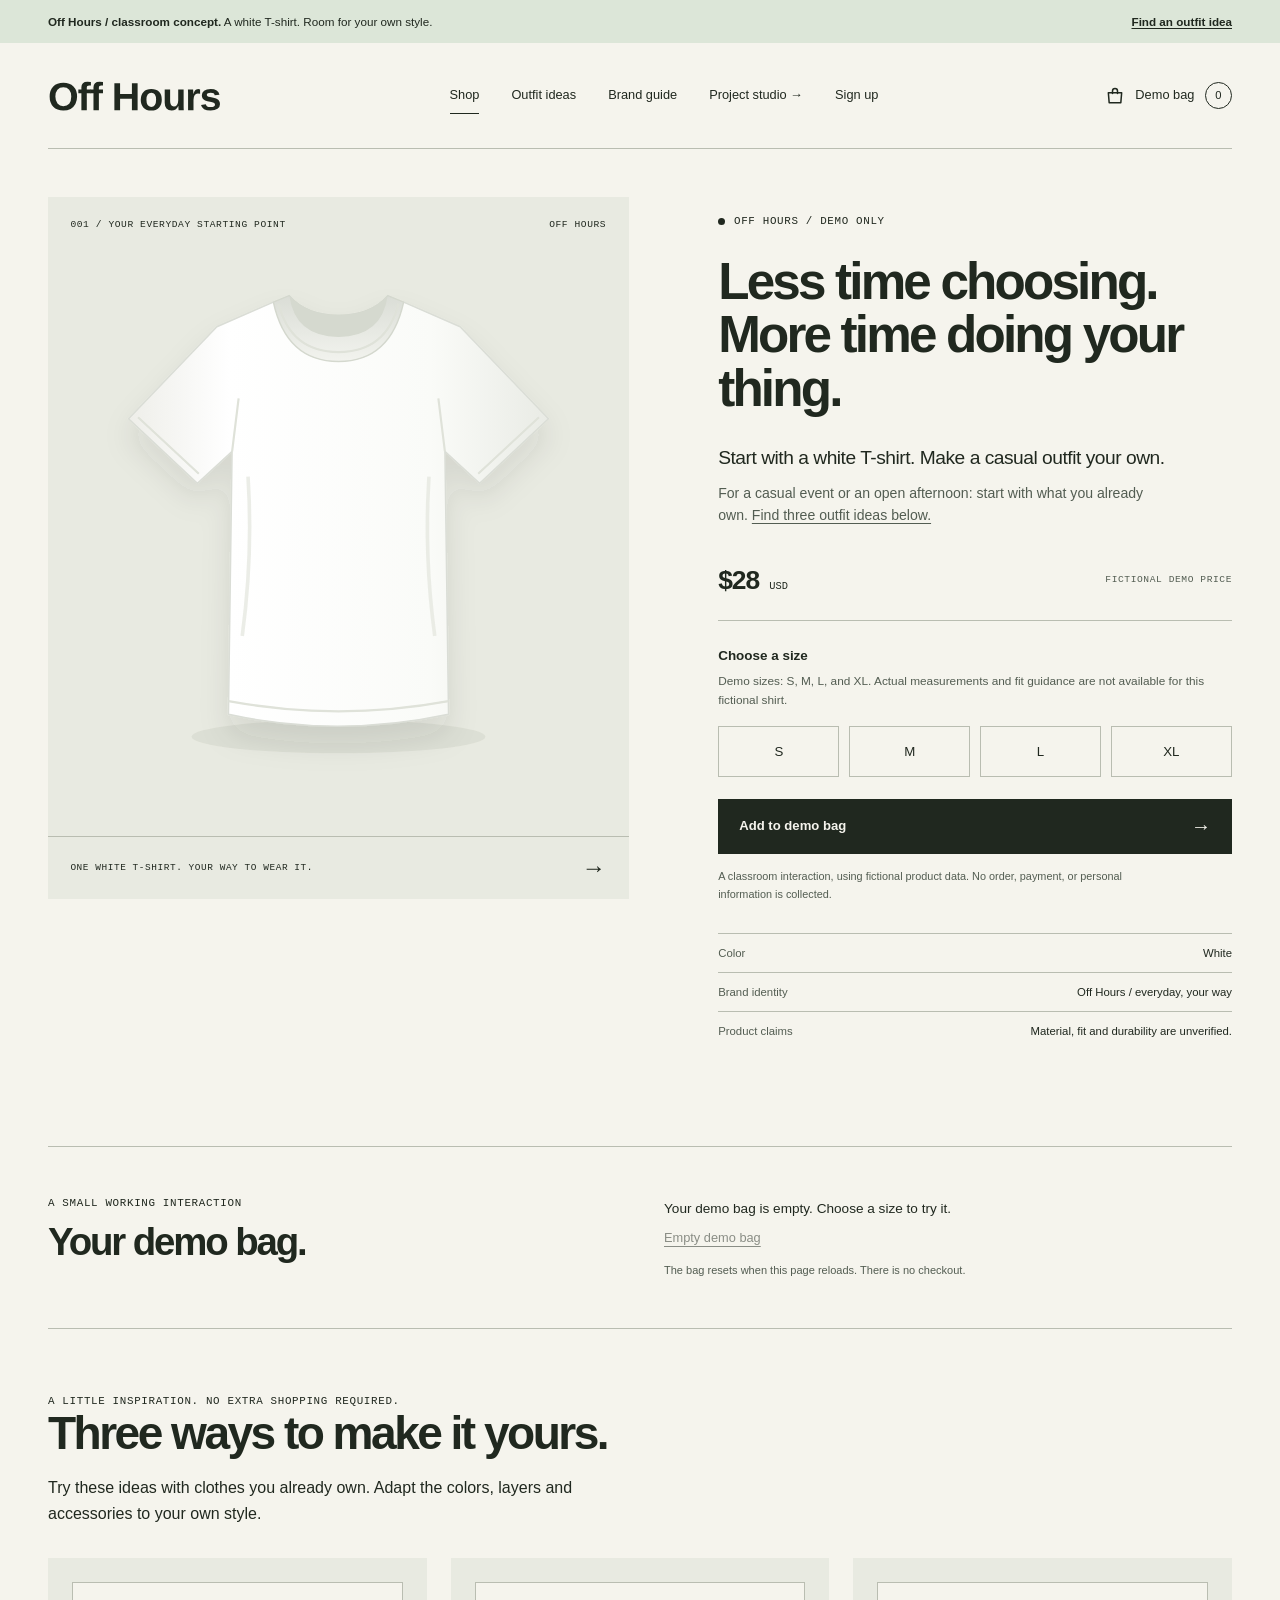
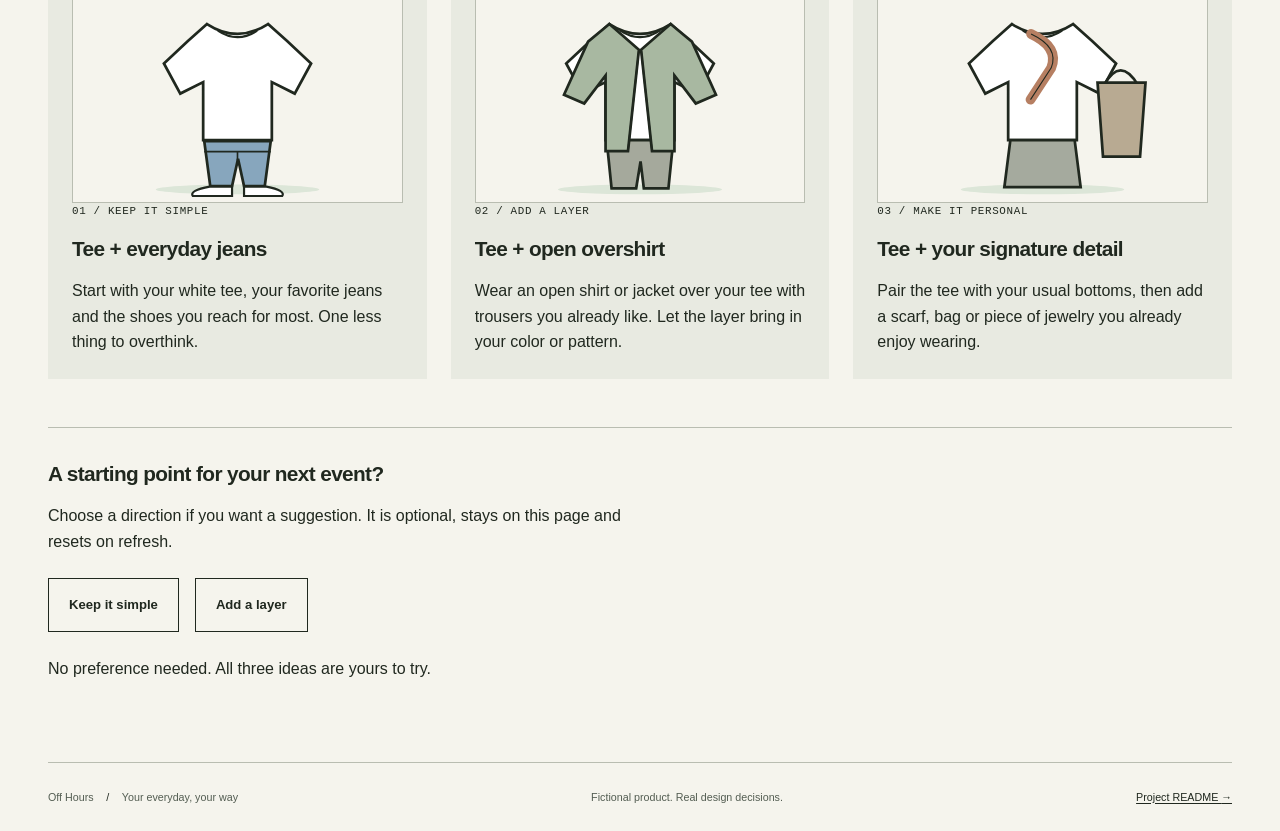
<file: public/index.html>
<!doctype html>
<html lang="en">
  <head>
    <meta charset="utf-8" />
    <meta name="viewport" content="width=device-width, initial-scale=1" />
    <meta
      name="description"
      content="Off Hours: casual outfit inspiration for young creatives. Less time choosing. More time doing your thing."
    />
    <title>Off Hours — casual fits, your own pace</title>
    <link rel="icon" href="data:," />
    <link rel="stylesheet" href="styles.css" />
    <script src="shop.js" defer></script>
  </head>
  <body>
    <a class="skip-link" href="#main">Skip to content</a>
    <aside class="starter-notice" aria-label="Demo information">
      <span
        ><strong>Off Hours / classroom concept.</strong> A white T-shirt. Room
        for your own style.</span
      ><a href="#outfit-ideas">Find an outfit idea</a>
    </aside>
    <header class="site-header wrap">
      <a
        class="brand-link"
        href="index.html"
        aria-label="Off Hours storefront home"
        ><img
          class="wordmark"
          src="assets/off-hours-wordmark.svg"
          alt="Off Hours wordmark"
          width="175"
          height="48"
      /></a>
      <nav class="main-nav" aria-label="Main navigation">
        <a class="nav-link" href="index.html" aria-current="page">Shop</a>
        <a class="nav-link" href="index.html#outfit-ideas">Outfit ideas</a>
        <a class="nav-link" href="styleguide.html">Brand guide</a>
        <a class="nav-link" href="studio.html"
          >Project studio <span aria-hidden="true">→</span></a
        >
        <a class="nav-link" href="signup.html">Sign up</a>
      </nav>
      <a class="bag-link" href="#demo-bag" aria-label="View demo bag">
        <svg
          class="bag-icon"
          viewBox="0 0 24 24"
          width="20"
          height="20"
          fill="none"
          stroke="currentColor"
          stroke-width="1.8"
          stroke-linecap="round"
          stroke-linejoin="round"
          aria-hidden="true"
          focusable="false"
        >
          <path d="M4 8h16l-1 12H5L4 8Z" />
          <path d="M9 9V6a3 3 0 0 1 6 0v3" />
        </svg>
        <span>Demo bag</span>
        <span id="bag-count" class="bag-count">0</span>
      </a>
    </header>

    <main id="main">
      <section class="product-section wrap" aria-labelledby="product-title">
        <div class="product-visual">
          <div class="visual-label">
            <span>001 / Your everyday starting point</span
            ><span>Off Hours</span>
          </div>
          <img
            class="shirt-image"
            src="assets/white-shirt.svg"
            alt="Plain white, unbranded short-sleeved T-shirt"
            width="800"
            height="880"
            fetchpriority="high"
          />
          <div class="image-caption">
            <span>One white T-shirt. Your way to wear it.</span
            ><span aria-hidden="true">→</span>
          </div>
        </div>
        <div class="product-information">
          <p class="eyebrow">
            <span class="status-dot" aria-hidden="true"></span> Off Hours / demo
            only
          </p>
          <h1 id="product-title">
            Less time choosing.<br />More time doing your thing.
          </h1>
          <p class="product-intro">
            Start with a white T-shirt. Make a casual outfit your own.
          </p>
          <p class="muted product-description">
            For a casual event or an open afternoon: start with what you already
            own. <a href="#outfit-ideas">Find three outfit ideas below.</a>
          </p>
          <div class="price-row">
            <p class="price">$28 <span>USD</span></p>
            <span class="micro-label">Fictional demo price</span>
          </div>
          <form id="product-form" class="product-form" novalidate>
            <fieldset aria-describedby="size-help size-error">
              <legend>Choose a size</legend>
              <p id="size-help" class="field-help">
                Demo sizes: S, M, L, and XL. Actual measurements and fit
                guidance are not available for this fictional shirt.
              </p>
              <div class="size-options">
                <label class="size-option"
                  ><input type="radio" name="size" value="S" /><span
                    >S</span
                  ></label
                >
                <label class="size-option"
                  ><input type="radio" name="size" value="M" /><span
                    >M</span
                  ></label
                >
                <label class="size-option"
                  ><input type="radio" name="size" value="L" /><span
                    >L</span
                  ></label
                >
                <label class="size-option"
                  ><input type="radio" name="size" value="XL" /><span
                    >XL</span
                  ></label
                >
              </div>
              <p id="size-error" class="field-error" role="alert" hidden>
                Choose a size before adding the shirt to your demo bag.
              </p>
            </fieldset>
            <button class="button button-primary add-button" type="submit">
              Add to demo bag <span aria-hidden="true">→</span>
            </button>
          </form>
          <p class="demo-disclaimer">
            A classroom interaction, using fictional product data. No order,
            payment, or personal information is collected.
          </p>
          <dl class="product-facts">
            <div>
              <dt>Color</dt>
              <dd>White</dd>
            </div>
            <div>
              <dt>Brand identity</dt>
              <dd>Off Hours / everyday, your way</dd>
            </div>
            <div>
              <dt>Product claims</dt>
              <dd>Material, fit and durability are unverified.</dd>
            </div>
          </dl>
        </div>
      </section>

      <section
        id="demo-bag"
        class="bag-section wrap"
        aria-labelledby="bag-title"
      >
        <div>
          <p class="eyebrow">A small working interaction</p>
          <h2 id="bag-title">Your demo bag.</h2>
        </div>
        <div class="bag-details">
          <p
            id="bag-status"
            class="bag-message"
            role="status"
            aria-live="polite"
            aria-atomic="true"
          >
            Your demo bag is empty. Choose a size to try it.
          </p>
          <ul id="bag-items" class="bag-items"></ul>
          <button id="clear-bag" class="text-button" type="button" disabled>
            Empty demo bag
          </button>
          <p class="field-help">
            The bag resets when this page reloads. There is no checkout.
          </p>
        </div>
      </section>

      <section
        id="outfit-ideas"
        class="outfit-section wrap"
        aria-labelledby="outfit-title"
      >
        <p class="eyebrow">A little inspiration. No extra shopping required.</p>
        <h2 id="outfit-title">Three ways to make it yours.</h2>
        <p class="outfit-intro">
          Try these ideas with clothes you already own. Adapt the colors, layers
          and accessories to your own style.
        </p>
        <div class="outfit-grid">
          <article class="outfit-card">
            <img
              class="outfit-illustration"
              src="assets/outfit-jeans.svg"
              alt="Illustration of white T-shirt with blue jeans and casual shoes"
              width="600"
              height="400"
              loading="lazy"
            />
            <p class="eyebrow">01 / Keep it simple</p>
            <h3>Tee + everyday jeans</h3>
            <p>
              Start with your white tee, your favorite jeans and the shoes you
              reach for most. One less thing to overthink.
            </p>
          </article>
          <article class="outfit-card">
            <img
              class="outfit-illustration"
              src="assets/outfit-layer.svg"
              alt="Illustration of white T-shirt with an open overshirt and trousers"
              width="600"
              height="400"
              loading="lazy"
            />
            <p class="eyebrow">02 / Add a layer</p>
            <h3>Tee + open overshirt</h3>
            <p>
              Wear an open shirt or jacket over your tee with trousers you
              already like. Let the layer bring in your color or pattern.
            </p>
          </article>
          <article class="outfit-card">
            <img
              class="outfit-illustration"
              src="assets/outfit-accessory.svg"
              alt="Illustration of white T-shirt with a scarf and shoulder bag"
              width="600"
              height="400"
              loading="lazy"
            />
            <p class="eyebrow">03 / Make it personal</p>
            <h3>Tee + your signature detail</h3>
            <p>
              Pair the tee with your usual bottoms, then add a scarf, bag or
              piece of jewelry you already enjoy wearing.
            </p>
          </article>
        </div>
        <div class="outfit-preference">
          <h3>A starting point for your next event?</h3>
          <p>
            Choose a direction if you want a suggestion. It is optional, stays
            on this page and resets on refresh.
          </p>
          <div
            class="preference-actions"
            role="group"
            aria-label="Optional outfit preference"
          >
            <button
              class="button button-secondary"
              type="button"
              data-outfit="simple"
              aria-pressed="false"
            >
              Keep it simple
            </button>
            <button
              class="button button-secondary"
              type="button"
              data-outfit="layer"
              aria-pressed="false"
            >
              Add a layer
            </button>
            <button id="reset-outfit" class="text-button" type="button" hidden>
              Clear preference
            </button>
          </div>
          <p
            id="outfit-result"
            role="status"
            aria-live="polite"
            aria-atomic="true"
          >
            No preference needed. All three ideas are yours to try.
          </p>
          <a id="outfit-next" class="section-link" href="#product-title" hidden
            >Start your chosen outfit with the white T-shirt</a
          >
        </div>
      </section>
    </main>

    <footer class="site-footer wrap">
      <p>
        Off Hours <span class="footer-separator"> / </span> Your everyday, your
        way
      </p>
      <p class="footer-tagline">Fictional product. Real design decisions.</p>
      <a href="https://github.com/cf344/is117-brand-studio#readme"
        >Project README <span aria-hidden="true">→</span></a
      >
    </footer>
  </body>
</html>
</file>
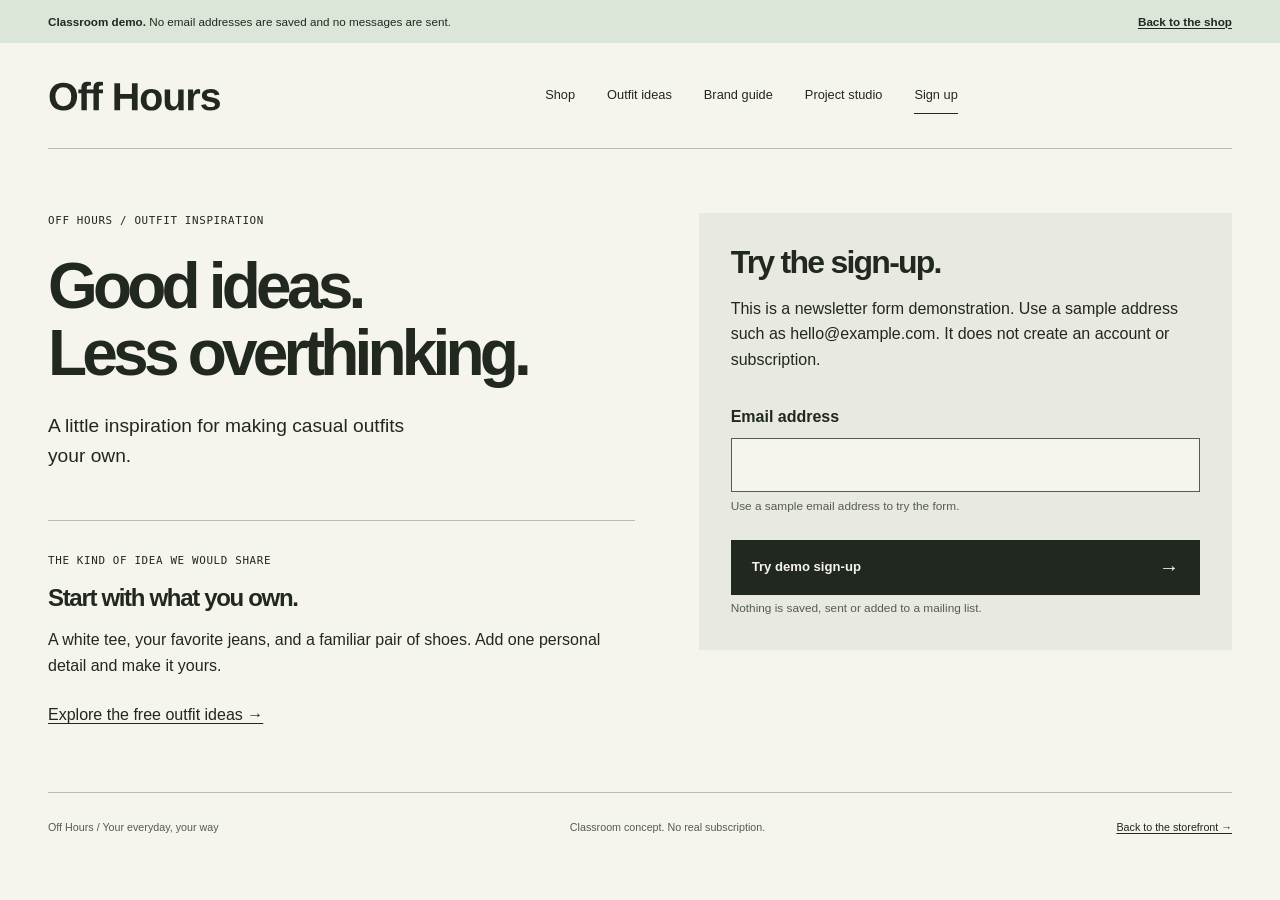
<file: public/signup.html>
<!doctype html>
<html lang="en">
  <head>
    <meta charset="utf-8" />
    <meta name="viewport" content="width=device-width, initial-scale=1" />
    <meta
      name="description"
      content="Try the Off Hours newsletter sign-up demo. Casual outfit inspiration, with no real subscription or data collection."
    />
    <title>Sign up — Off Hours</title>
    <link rel="icon" href="data:," />
    <link rel="stylesheet" href="styles.css" />
    <link rel="stylesheet" href="signup.css" />
    <script src="signup.js" defer></script>
  </head>
  <body>
    <a class="skip-link" href="#main">Skip to content</a>
    <aside class="starter-notice" aria-label="Demo information">
      <span
        ><strong>Classroom demo.</strong> No email addresses are saved and no
        messages are sent.</span
      ><a href="index.html">Back to the shop</a>
    </aside>
    <header class="site-header wrap">
      <a
        class="brand-link"
        href="index.html"
        aria-label="Off Hours storefront home"
        ><img
          class="wordmark"
          src="assets/off-hours-wordmark.svg"
          alt="Off Hours wordmark"
          width="175"
          height="48"
      /></a>
      <nav class="main-nav" aria-label="Main navigation">
        <a class="nav-link" href="index.html">Shop</a>
        <a class="nav-link" href="index.html#outfit-ideas">Outfit ideas</a>
        <a class="nav-link" href="styleguide.html">Brand guide</a>
        <a class="nav-link" href="studio.html">Project studio</a>
        <a class="nav-link" href="signup.html" aria-current="page">Sign up</a>
      </nav>
    </header>
    <main id="main" class="signup-layout wrap">
      <section class="signup-intro" aria-labelledby="signup-title">
        <p class="eyebrow">Off Hours / outfit inspiration</p>
        <h1 id="signup-title">Good ideas.<br />Less overthinking.</h1>
        <p class="signup-lead">
          A little inspiration for making casual outfits your own.
        </p>
        <div class="signup-preview">
          <p class="eyebrow">The kind of idea we would share</p>
          <h2>Start with what you own.</h2>
          <p>
            A white tee, your favorite jeans, and a familiar pair of shoes. Add
            one personal detail and make it yours.
          </p>
          <a href="index.html#outfit-ideas">Explore the free outfit ideas →</a>
        </div>
      </section>
      <section class="signup-panel" aria-labelledby="form-title">
        <h2 id="form-title">Try the sign-up.</h2>
        <p id="demo-help">
          This is a newsletter form demonstration. Use a sample address such as
          hello@example.com. It does not create an account or subscription.
        </p>
        <form id="signup-form" aria-describedby="demo-help" novalidate hidden>
          <label for="signup-email">Email address</label>
          <input
            id="signup-email"
            name="email"
            type="email"
            autocomplete="off"
            inputmode="email"
            maxlength="254"
            required
            aria-describedby="email-help email-error"
          />
          <p id="email-help" class="field-help">
            Use a sample email address to try the form.
          </p>
          <p id="email-error" class="field-error" role="alert" hidden></p>
          <button class="button button-primary" type="submit">
            Try demo sign-up <span aria-hidden="true">→</span>
          </button>
          <p class="field-help">
            Nothing is saved, sent or added to a mailing list.
          </p>
        </form>
        <p id="signup-unavailable">
          Enable JavaScript to try this demo form. No information has been
          submitted.
        </p>
        <div
          id="signup-confirmation"
          role="status"
          aria-live="polite"
          aria-atomic="true"
        ></div>
        <button id="signup-again" class="text-button" type="button" hidden>
          Try another sample address
        </button>
      </section>
    </main>
    <footer class="site-footer wrap">
      <p>Off Hours / Your everyday, your way</p>
      <p class="footer-tagline">Classroom concept. No real subscription.</p>
      <a href="index.html">Back to the storefront →</a>
    </footer>
  </body>
</html>
</file>
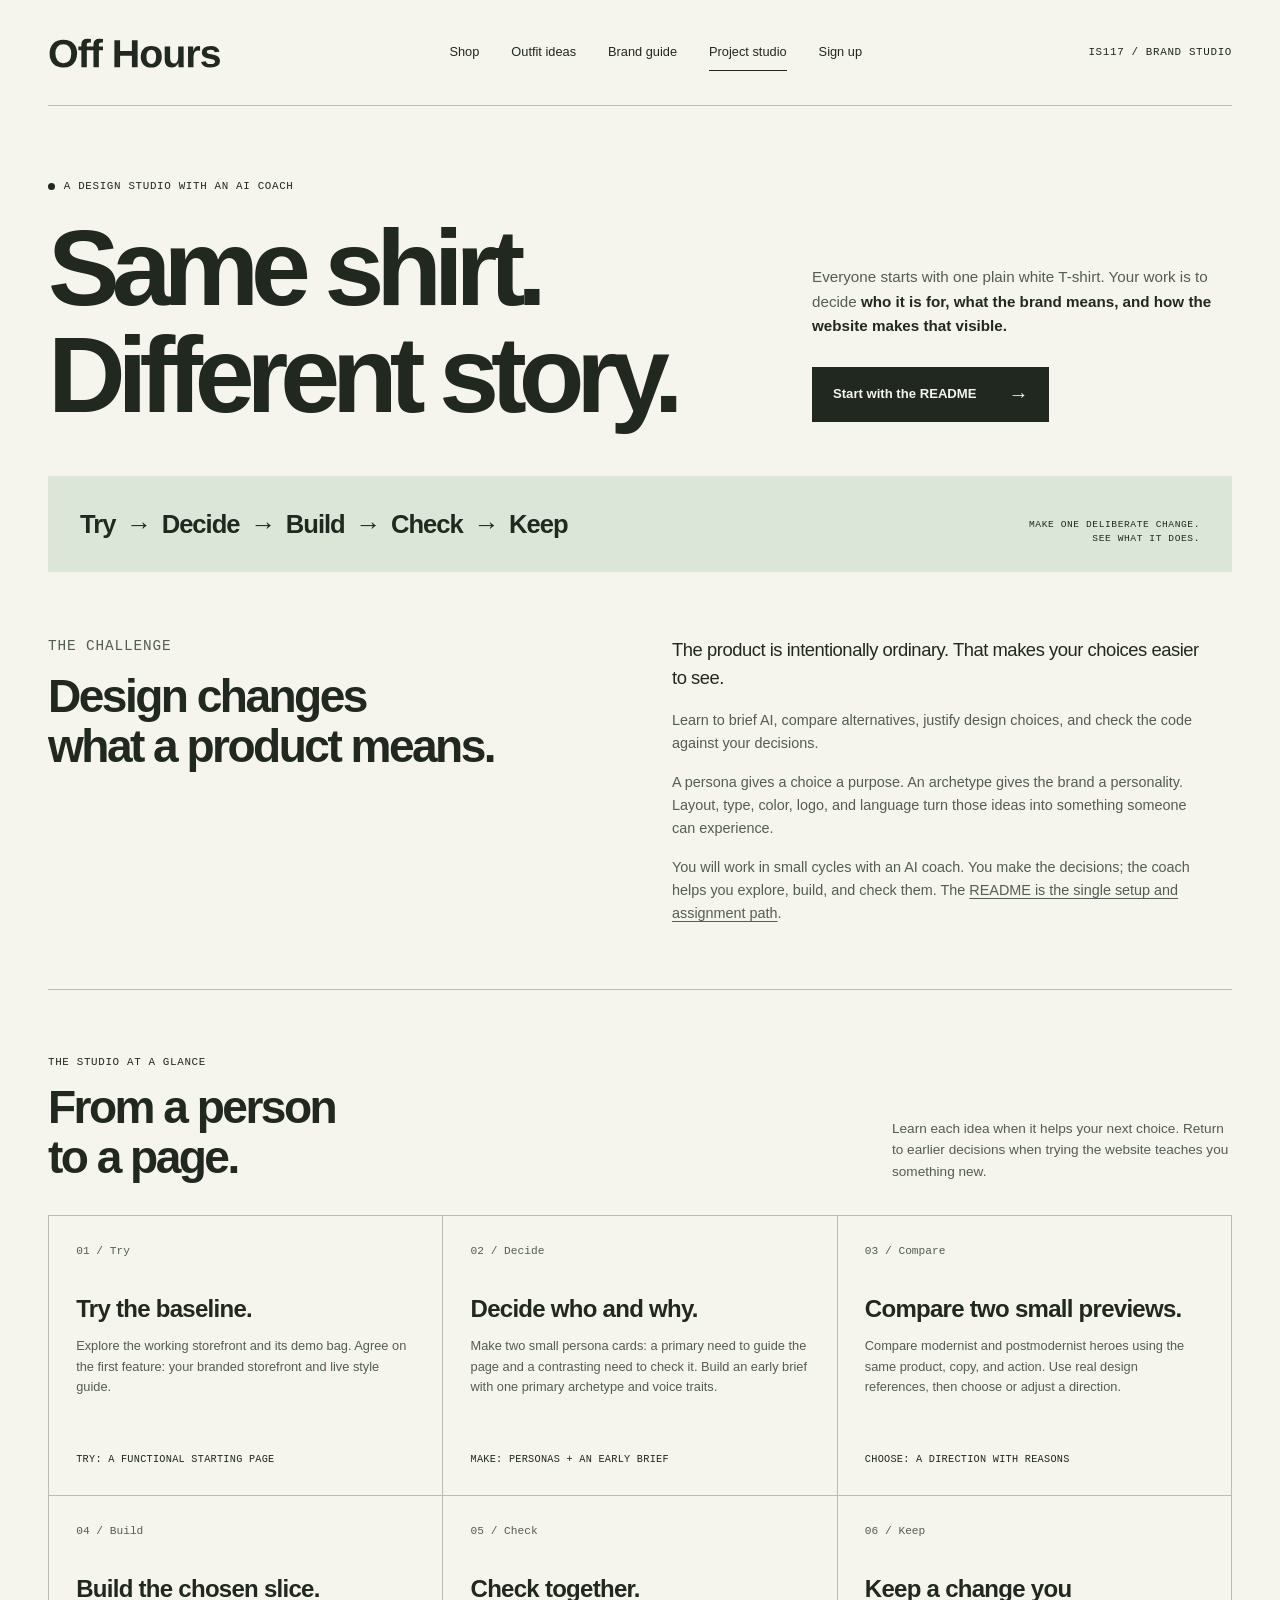
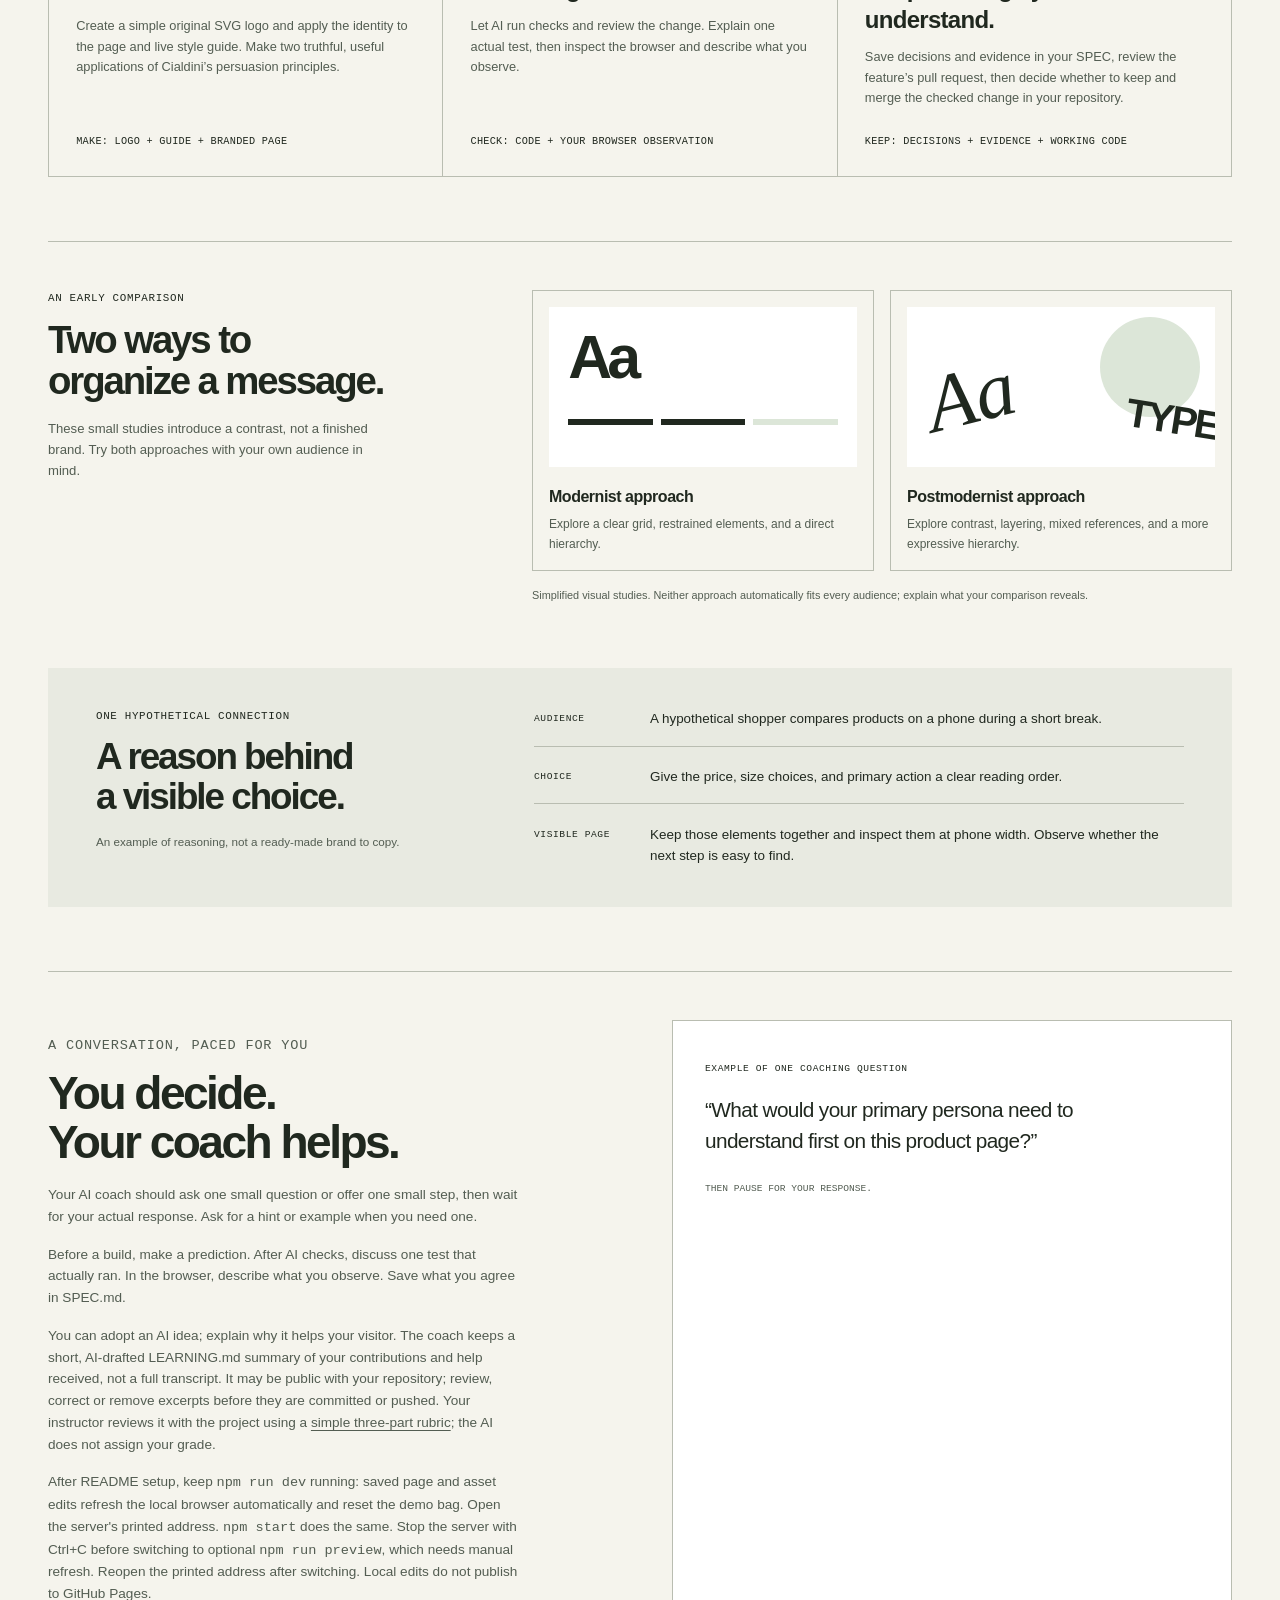
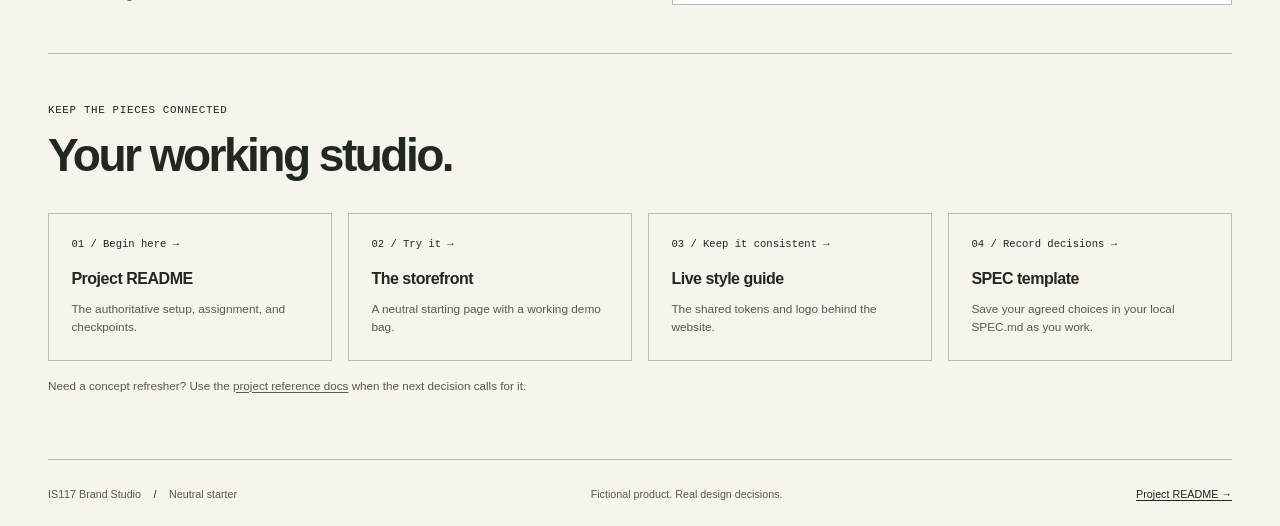
<file: public/studio.html>
<!doctype html>
<html lang="en">
  <head>
    <meta charset="utf-8" />
    <meta name="viewport" content="width=device-width, initial-scale=1" />
    <meta
      name="description"
      content="IS117 Brand Studio: turn one plain white T-shirt into a deliberate brand and website, with an AI coach and decisions you can explain."
    />
    <title>Same shirt. Different story. — IS117 Brand Studio</title>
    <link rel="icon" href="data:," />
    <link rel="stylesheet" href="styles.css" />
    <link rel="stylesheet" href="studio.css" />
  </head>
  <body>
    <a class="skip-link" href="#main">Skip to content</a>
    <header class="site-header wrap">
      <a
        class="brand-link"
        href="index.html"
        aria-label="Off Hours storefront home"
        ><img
          class="wordmark"
          src="assets/off-hours-wordmark.svg"
          alt="Off Hours wordmark"
          width="175"
          height="26"
      /></a>
      <nav class="main-nav" aria-label="Main navigation">
        <a class="nav-link" href="index.html">Shop</a>
        <a class="nav-link" href="index.html#outfit-ideas">Outfit ideas</a>
        <a class="nav-link" href="styleguide.html">Brand guide</a>
        <a class="nav-link" href="studio.html" aria-current="page"
          >Project studio</a
        >
        <a class="nav-link" href="signup.html">Sign up</a>
      </nav>
      <span class="micro-label">IS117 / Brand Studio</span>
    </header>
    <main id="main">
      <section
        class="page-hero studio-hero wrap"
        aria-labelledby="studio-title"
      >
        <p class="eyebrow">
          <span class="status-dot" aria-hidden="true"></span> A design studio
          with an AI coach
        </p>
        <h1 id="studio-title">Same shirt.<br />Different story.</h1>
        <div class="hero-summary">
          <p>
            Everyone starts with one plain white T-shirt. Your work is to decide
            <strong
              >who it is for, what the brand means, and how the website makes
              that visible.</strong
            >
          </p>
          <a
            class="button button-primary"
            href="https://github.com/cf344/is117-brand-studio#readme"
            >Start with the README <span aria-hidden="true">→</span></a
          >
        </div>
      </section>
      <div class="studio-ribbon wrap">
        <p class="cycle">
          Try <span aria-hidden="true">→</span> Decide
          <span aria-hidden="true">→</span> Build
          <span aria-hidden="true">→</span> Check
          <span aria-hidden="true">→</span> Keep
        </p>
        <p class="micro-label">
          Make one deliberate change.<br />See what it does.
        </p>
      </div>

      <section class="studio-intro wrap" aria-labelledby="why-title">
        <div>
          <p class="eyebrow">The challenge</p>
          <h2 id="why-title">Design changes<br />what a product means.</h2>
        </div>
        <div>
          <p class="lead">
            The product is intentionally ordinary. That makes your choices
            easier to see.
          </p>
          <p>
            Learn to brief AI, compare alternatives, justify design choices, and
            check the code against your decisions.
          </p>
          <p>
            A persona gives a choice a purpose. An archetype gives the brand a
            personality. Layout, type, color, logo, and language turn those
            ideas into something someone can experience.
          </p>
          <p>
            You will work in small cycles with an AI coach. You make the
            decisions; the coach helps you explore, build, and check them. The
            <a href="https://github.com/cf344/is117-brand-studio#readme"
              >README is the single setup and assignment path</a
            >.
          </p>
        </div>
      </section>

      <section class="path-section wrap" aria-labelledby="path-title">
        <div class="path-intro">
          <div>
            <p class="eyebrow">The studio at a glance</p>
            <h2 id="path-title">From a person<br />to a page.</h2>
          </div>
          <p>
            Learn each idea when it helps your next choice. Return to earlier
            decisions when trying the website teaches you something new.
          </p>
        </div>
        <ol class="studio-path">
          <li>
            <span class="stage-number">01 / Try</span>
            <h3>Try the baseline.</h3>
            <p>
              Explore the working storefront and its demo bag. Agree on the
              first feature: your branded storefront and live style guide.
            </p>
            <p class="stage-output">Try: a functional starting page</p>
          </li>
          <li>
            <span class="stage-number">02 / Decide</span>
            <h3>Decide who and why.</h3>
            <p>
              Make two small persona cards: a primary need to guide the page and
              a contrasting need to check it. Build an early brief with one
              primary archetype and voice traits.
            </p>
            <p class="stage-output">Make: personas + an early brief</p>
          </li>
          <li>
            <span class="stage-number">03 / Compare</span>
            <h3>Compare two small previews.</h3>
            <p>
              Compare modernist and postmodernist heroes using the same product,
              copy, and action. Use real design references, then choose or
              adjust a direction.
            </p>
            <p class="stage-output">Choose: a direction with reasons</p>
          </li>
          <li>
            <span class="stage-number">04 / Build</span>
            <h3>Build the chosen slice.</h3>
            <p>
              Create a simple original SVG logo and apply the identity to the
              page and live style guide. Make two truthful, useful applications
              of Cialdini’s persuasion principles.
            </p>
            <p class="stage-output">Make: logo + guide + branded page</p>
          </li>
          <li>
            <span class="stage-number">05 / Check</span>
            <h3>Check together.</h3>
            <p>
              Let AI run checks and review the change. Explain one actual test,
              then inspect the browser and describe what you observe.
            </p>
            <p class="stage-output">Check: code + your browser observation</p>
          </li>
          <li>
            <span class="stage-number">06 / Keep</span>
            <h3>Keep a change you understand.</h3>
            <p>
              Save decisions and evidence in your SPEC, review the feature’s
              pull request, then decide whether to keep and merge the checked
              change in your repository.
            </p>
            <p class="stage-output">
              Keep: decisions + evidence + working code
            </p>
          </li>
        </ol>
      </section>

      <section
        class="comparison-section wrap"
        aria-labelledby="comparison-title"
      >
        <div>
          <p class="eyebrow">An early comparison</p>
          <h2 id="comparison-title">Two ways to<br />organize a message.</h2>
          <p class="comparison-description">
            These small studies introduce a contrast, not a finished brand. Try
            both approaches with your own audience in mind.
          </p>
        </div>
        <div class="comparison-grid">
          <article class="direction-card">
            <div class="direction-sketch modern-sketch" aria-hidden="true">
              <i></i><i></i><i></i>
            </div>
            <h3>Modernist approach</h3>
            <p>
              Explore a clear grid, restrained elements, and a direct hierarchy.
            </p>
          </article>
          <article class="direction-card">
            <div class="direction-sketch postmodern-sketch" aria-hidden="true">
              <i></i>
            </div>
            <h3>Postmodernist approach</h3>
            <p>
              Explore contrast, layering, mixed references, and a more
              expressive hierarchy.
            </p>
          </article>
          <p class="comparison-caption">
            Simplified visual studies. Neither approach automatically fits every
            audience; explain what your comparison reveals.
          </p>
        </div>
      </section>

      <section class="example-section wrap" aria-labelledby="example-title">
        <div>
          <p class="eyebrow">One hypothetical connection</p>
          <h2 id="example-title">A reason behind<br />a visible choice.</h2>
          <p class="guide-note">
            An example of reasoning, not a ready-made brand to copy.
          </p>
        </div>
        <div class="example-chain">
          <div class="example-step">
            <span class="micro-label">Audience</span>
            <p>
              A hypothetical shopper compares products on a phone during a short
              break.
            </p>
          </div>
          <div class="example-step">
            <span class="micro-label">Choice</span>
            <p>
              Give the price, size choices, and primary action a clear reading
              order.
            </p>
          </div>
          <div class="example-step">
            <span class="micro-label">Visible page</span>
            <p>
              Keep those elements together and inspect them at phone width.
              Observe whether the next step is easy to find.
            </p>
          </div>
        </div>
      </section>

      <section class="coach-section wrap" aria-labelledby="coach-title">
        <div>
          <p class="eyebrow">A conversation, paced for you</p>
          <h2 id="coach-title">You decide.<br />Your coach helps.</h2>
          <p>
            Your AI coach should ask one small question or offer one small step,
            then wait for your actual response. Ask for a hint or example when
            you need one.
          </p>
          <p>
            Before a build, make a prediction. After AI checks, discuss one test
            that actually ran. In the browser, describe what you observe. Save
            what you agree in SPEC.md.
          </p>
          <p>
            You can adopt an AI idea; explain why it helps your visitor. The
            coach keeps a short, AI-drafted LEARNING.md summary of your
            contributions and help received, not a full transcript. It may be
            public with your repository; review, correct or remove excerpts
            before they are committed or pushed. Your instructor reviews it with
            the project using a
            <a
              href="https://github.com/cf344/is117-brand-studio/blob/main/docs/assessment.md"
              >simple three-part rubric</a
            >; the AI does not assign your grade.
          </p>
          <p>
            After README setup, keep <code>npm run dev</code> running: saved
            page and asset edits refresh the local browser automatically and
            reset the demo bag. Open the server's printed address.
            <code>npm start</code> does the same. Stop the server with Ctrl+C
            before switching to optional <code>npm run preview</code>, which
            needs manual refresh. Reopen the printed address after switching.
            Local edits do not publish to GitHub Pages.
          </p>
        </div>
        <blockquote class="coach-quote">
          <span class="micro-label">Example of one coaching question</span>
          <p>
            “What would your primary persona need to understand first on this
            product page?”
          </p>
          <footer>Then pause for your response.</footer>
        </blockquote>
      </section>

      <section class="resource-section wrap" aria-labelledby="resources-title">
        <p class="eyebrow">Keep the pieces connected</p>
        <h2 id="resources-title">Your working studio.</h2>
        <div class="resource-grid">
          <a
            class="resource-card"
            href="https://github.com/cf344/is117-brand-studio#readme"
            ><span>01 / Begin here →</span>
            <h3>Project README</h3>
            <p>The authoritative setup, assignment, and checkpoints.</p></a
          >
          <a class="resource-card" href="index.html"
            ><span>02 / Try it →</span>
            <h3>The storefront</h3>
            <p>A neutral starting page with a working demo bag.</p></a
          >
          <a class="resource-card" href="styleguide.html"
            ><span>03 / Keep it consistent →</span>
            <h3>Live style guide</h3>
            <p>The shared tokens and logo behind the website.</p></a
          >
          <a
            class="resource-card"
            href="https://github.com/cf344/is117-brand-studio/blob/main/SPEC.md"
            ><span>04 / Record decisions →</span>
            <h3>SPEC template</h3>
            <p>
              Save your agreed choices in your local SPEC.md as you work.
            </p></a
          >
        </div>
        <p class="guide-note">
          Need a concept refresher? Use the
          <a href="https://github.com/cf344/is117-brand-studio/tree/main/docs"
            >project reference docs</a
          >
          when the next decision calls for it.
        </p>
      </section>
    </main>
    <footer class="site-footer wrap">
      <p>
        IS117 Brand Studio <span class="footer-separator"> / </span> Neutral
        starter
      </p>
      <p class="footer-tagline">Fictional product. Real design decisions.</p>
      <a href="https://github.com/cf344/is117-brand-studio#readme"
        >Project README <span aria-hidden="true">→</span></a
      >
    </footer>
  </body>
</html>
</file>
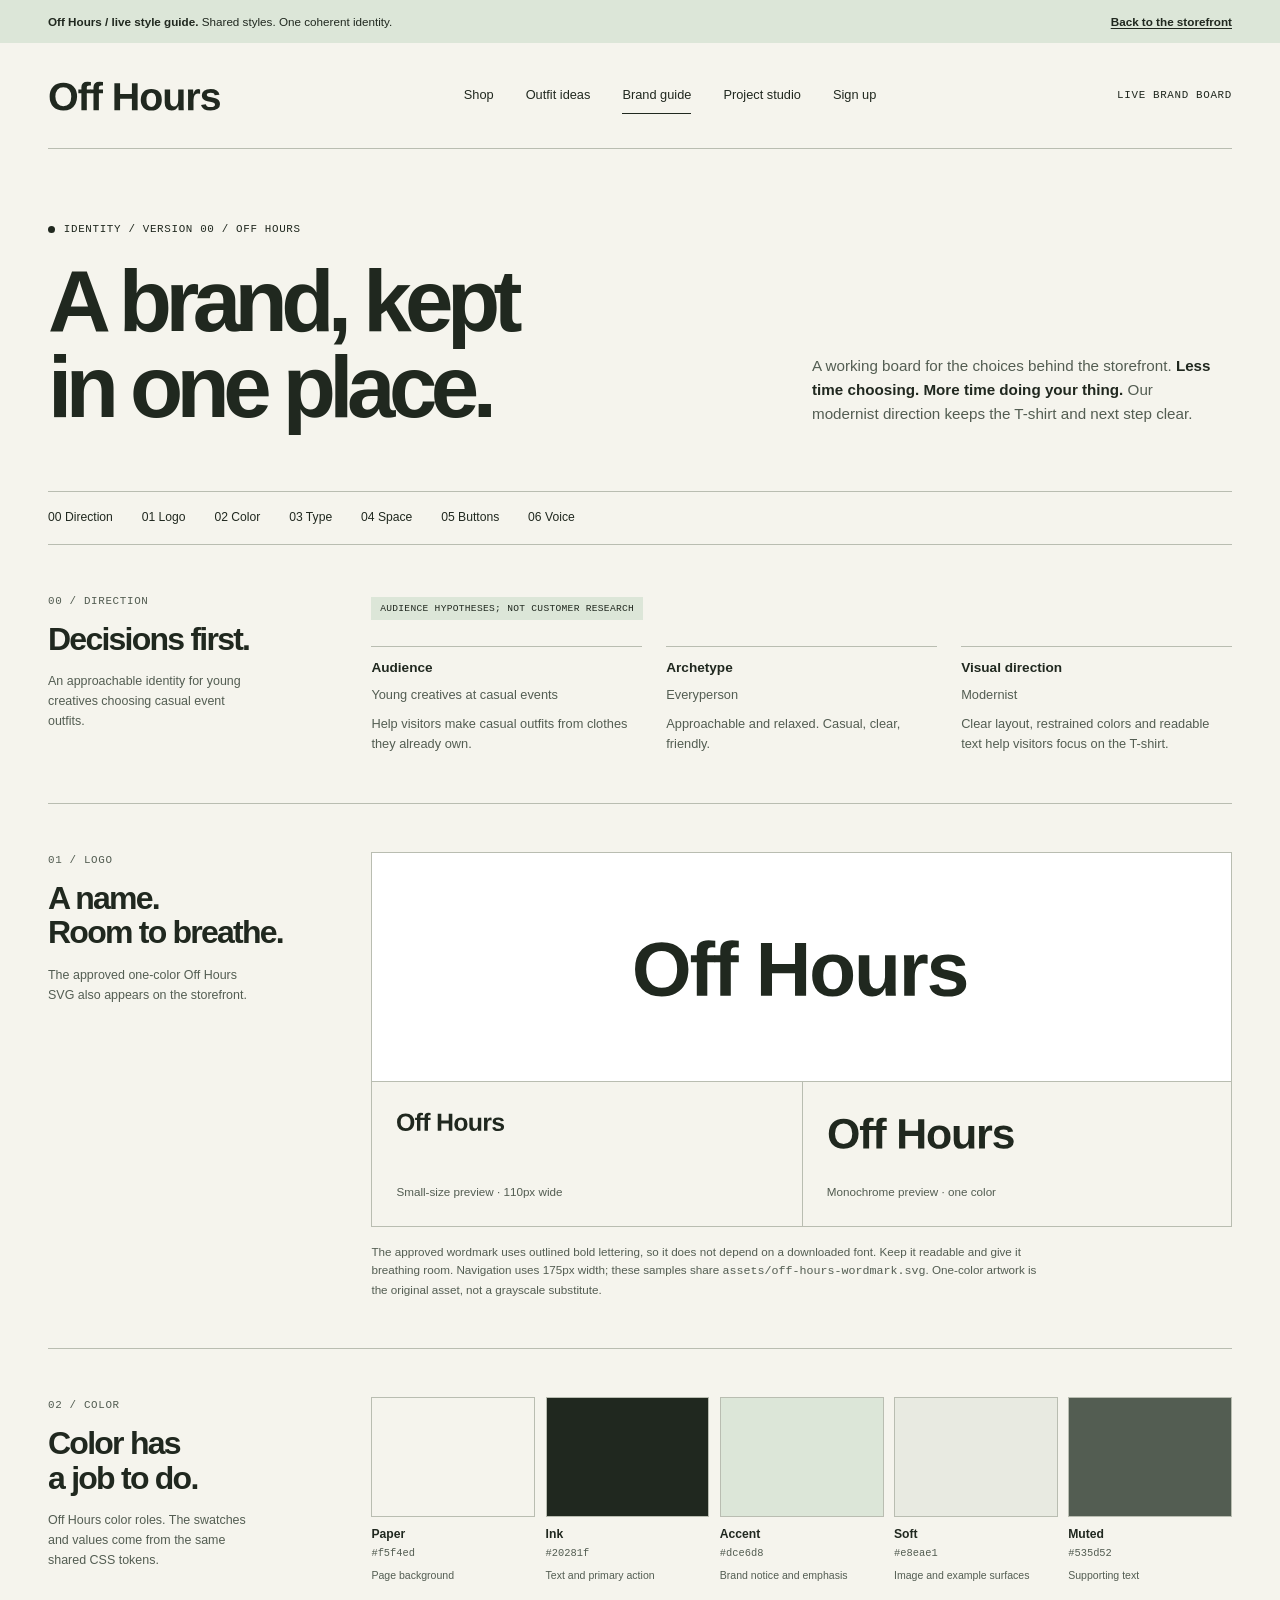
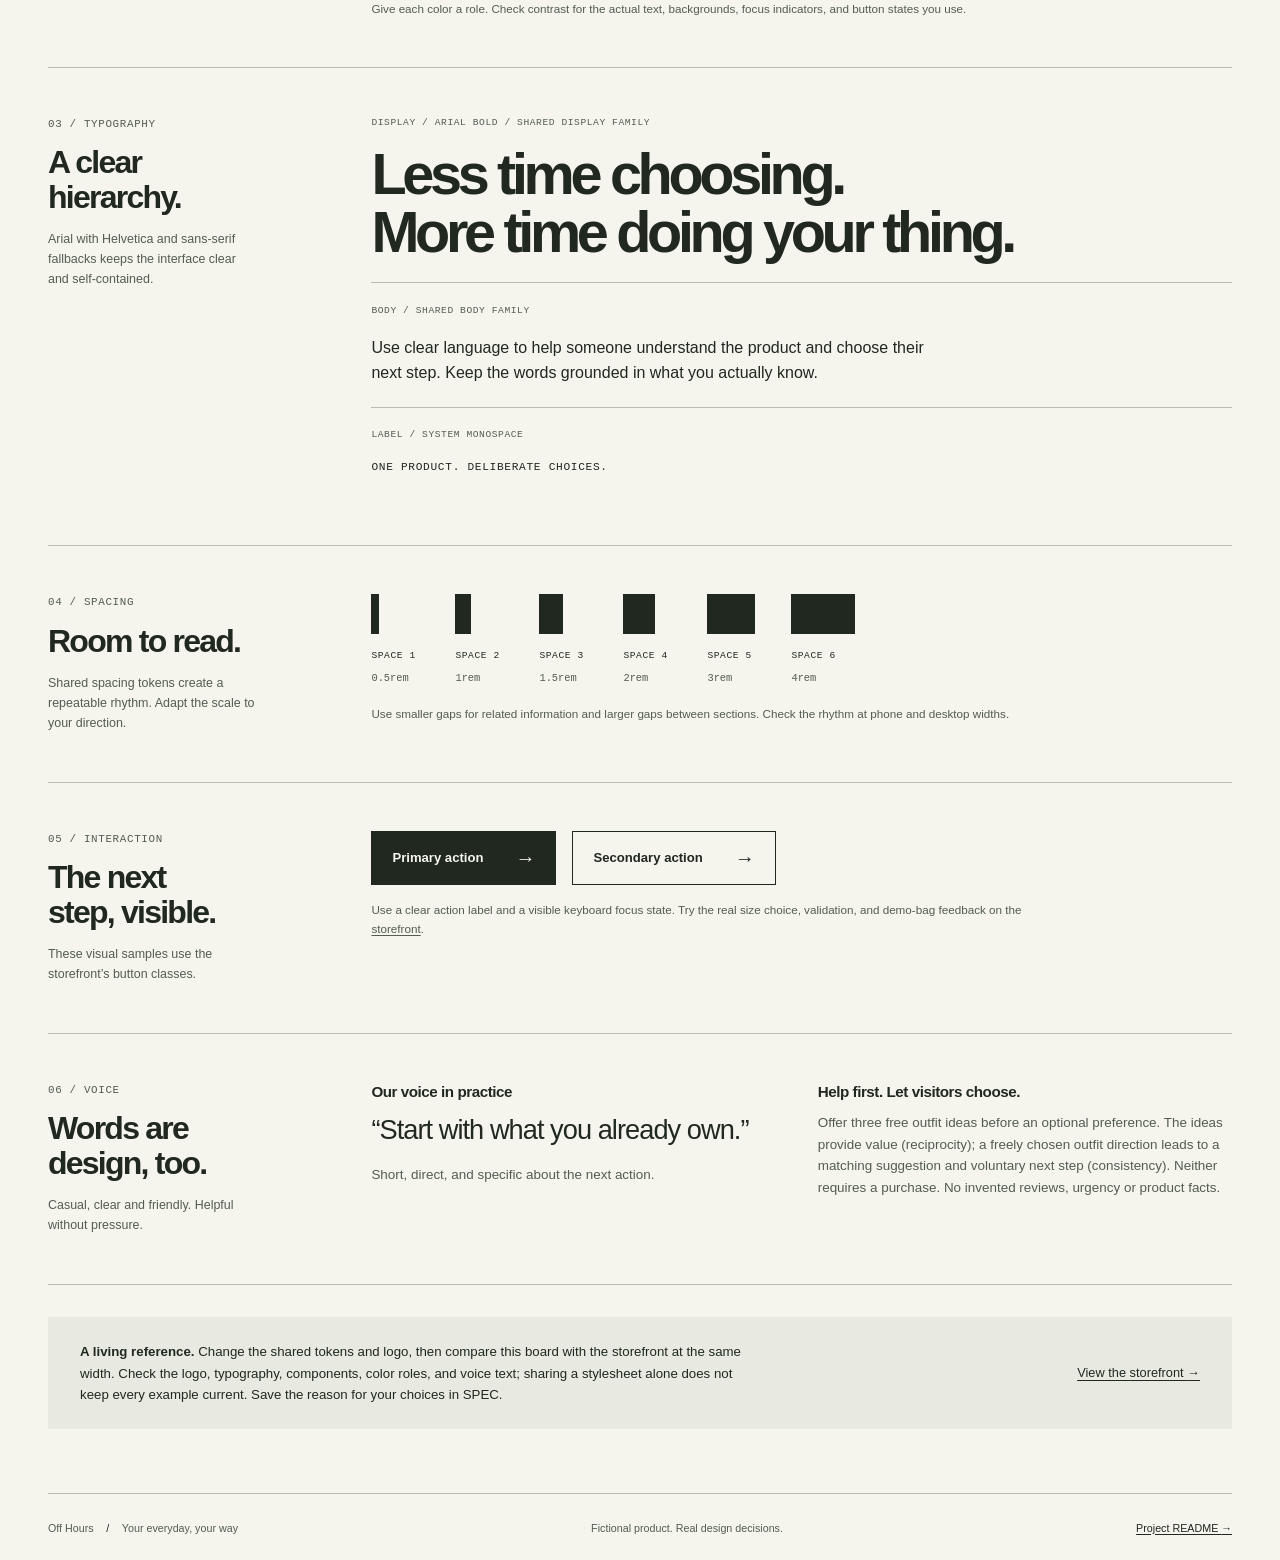
<file: public/styleguide.html>
<!doctype html>
<html lang="en">
  <head>
    <meta charset="utf-8" />
    <meta name="viewport" content="width=device-width, initial-scale=1" />
    <meta
      name="description"
      content="The live Off Hours brand board for the IS117 T-shirt storefront. Shared tokens and assets keep design choices connected to the page."
    />
    <title>Off Hours — live style guide</title>
    <link rel="icon" href="data:," />
    <link rel="stylesheet" href="styles.css" />
    <script src="styleguide.js" defer></script>
  </head>
  <body>
    <a class="skip-link" href="#main">Skip to content</a>
    <aside class="starter-notice" aria-label="Guide information">
      <span
        ><strong>Off Hours / live style guide.</strong> Shared styles. One
        coherent identity.</span
      ><a href="index.html">Back to the storefront</a>
    </aside>
    <header class="site-header wrap">
      <a
        class="brand-link"
        href="index.html"
        aria-label="Off Hours storefront home"
        ><img
          class="wordmark"
          src="assets/off-hours-wordmark.svg"
          alt="Off Hours wordmark"
          width="175"
          height="48"
      /></a>
      <nav class="main-nav" aria-label="Main navigation">
        <a class="nav-link" href="index.html">Shop</a>
        <a class="nav-link" href="index.html#outfit-ideas">Outfit ideas</a>
        <a class="nav-link" href="styleguide.html" aria-current="page"
          >Brand guide</a
        >
        <a class="nav-link" href="studio.html">Project studio</a>
        <a class="nav-link" href="signup.html">Sign up</a>
      </nav>
      <span class="micro-label">Live brand board</span>
    </header>
    <main id="main">
      <section class="page-hero wrap" aria-labelledby="guide-title">
        <p class="eyebrow">
          <span class="status-dot" aria-hidden="true"></span> Identity / version
          00 / Off Hours
        </p>
        <h1 id="guide-title">A brand, kept<br />in one place.</h1>
        <p class="hero-summary">
          A working board for the choices behind the storefront.
          <strong>Less time choosing. More time doing your thing.</strong> Our
          modernist direction keeps the T-shirt and next step clear.
        </p>
      </section>
      <nav class="page-subnav wrap" aria-label="Style guide sections">
        <a class="section-link" href="#direction">00 Direction</a
        ><a class="section-link" href="#logo">01 Logo</a
        ><a class="section-link" href="#palette">02 Color</a
        ><a class="section-link" href="#type">03 Type</a
        ><a class="section-link" href="#spacing">04 Space</a
        ><a class="section-link" href="#buttons">05 Buttons</a
        ><a class="section-link" href="#voice">06 Voice</a>
      </nav>

      <section
        id="direction"
        class="guide-section wrap"
        aria-labelledby="direction-title"
      >
        <div class="section-heading">
          <span class="section-number">00 / Direction</span>
          <h2 id="direction-title">Decisions first.</h2>
          <p>
            An approachable identity for young creatives choosing casual event
            outfits.
          </p>
        </div>
        <div class="guide-content">
          <span class="draft-label"
            >Audience hypotheses; not customer research</span
          >
          <div class="decision-grid">
            <div>
              <h3>Audience</h3>
              <p>Young creatives at casual events</p>
              <p>
                Help visitors make casual outfits from clothes they already own.
              </p>
            </div>
            <div>
              <h3>Archetype</h3>
              <p>Everyperson</p>
              <p>Approachable and relaxed. Casual, clear, friendly.</p>
            </div>
            <div>
              <h3>Visual direction</h3>
              <p>Modernist</p>
              <p>
                Clear layout, restrained colors and readable text help visitors
                focus on the T-shirt.
              </p>
            </div>
          </div>
        </div>
      </section>

      <section
        id="logo"
        class="guide-section wrap"
        aria-labelledby="logo-title"
      >
        <div class="section-heading">
          <span class="section-number">01 / Logo</span>
          <h2 id="logo-title">A name.<br />Room to breathe.</h2>
          <p>
            The approved one-color Off Hours SVG also appears on the storefront.
          </p>
        </div>
        <div class="guide-content">
          <div class="logo-board">
            <img
              src="assets/off-hours-wordmark.svg"
              alt="Off Hours wordmark"
              width="350"
              height="96"
            />
          </div>
          <div class="logo-variants">
            <div class="logo-variant">
              <img
                class="logo-small"
                src="assets/off-hours-wordmark.svg"
                alt="Off Hours wordmark at a small size"
                width="110"
                height="16"
              />
              <p>Small-size preview · 110px wide</p>
            </div>
            <div class="logo-variant">
              <img
                class="logo-mono"
                src="assets/off-hours-wordmark.svg"
                alt="Off Hours wordmark in monochrome"
                width="190"
                height="28"
              />
              <p>Monochrome preview · one color</p>
            </div>
          </div>
          <p class="guide-note">
            The approved wordmark uses outlined bold lettering, so it does not
            depend on a downloaded font. Keep it readable and give it breathing
            room. Navigation uses 175px width; these samples share
            <code>assets/off-hours-wordmark.svg</code>. One-color artwork is the
            original asset, not a grayscale substitute.
          </p>
        </div>
      </section>

      <section
        id="palette"
        class="guide-section wrap"
        aria-labelledby="palette-title"
      >
        <div class="section-heading">
          <span class="section-number">02 / Color</span>
          <h2 id="palette-title">Color has<br />a job to do.</h2>
          <p>
            Off Hours color roles. The swatches and values come from the same
            shared CSS tokens.
          </p>
        </div>
        <div class="guide-content">
          <div class="palette-grid">
            <article class="palette-card">
              <div
                class="color-swatch"
                style="--swatch-color: var(--color-paper)"
              ></div>
              <h3>Paper</h3>
              <code data-color-token="--color-paper">CSS token</code>
              <p>Page background</p>
            </article>
            <article class="palette-card">
              <div
                class="color-swatch"
                style="--swatch-color: var(--color-ink)"
              ></div>
              <h3>Ink</h3>
              <code data-color-token="--color-ink">CSS token</code>
              <p>Text and primary action</p>
            </article>
            <article class="palette-card">
              <div
                class="color-swatch"
                style="--swatch-color: var(--color-accent)"
              ></div>
              <h3>Accent</h3>
              <code data-color-token="--color-accent">CSS token</code>
              <p>Brand notice and emphasis</p>
            </article>
            <article class="palette-card">
              <div
                class="color-swatch"
                style="--swatch-color: var(--color-soft)"
              ></div>
              <h3>Soft</h3>
              <code data-color-token="--color-soft">CSS token</code>
              <p>Image and example surfaces</p>
            </article>
            <article class="palette-card">
              <div
                class="color-swatch"
                style="--swatch-color: var(--color-muted)"
              ></div>
              <h3>Muted</h3>
              <code data-color-token="--color-muted">CSS token</code>
              <p>Supporting text</p>
            </article>
          </div>
          <p class="guide-note">
            Give each color a role. Check contrast for the actual text,
            backgrounds, focus indicators, and button states you use.
          </p>
        </div>
      </section>

      <section
        id="type"
        class="guide-section wrap"
        aria-labelledby="type-title"
      >
        <div class="section-heading">
          <span class="section-number">03 / Typography</span>
          <h2 id="type-title">A clear<br />hierarchy.</h2>
          <p>
            Arial with Helvetica and sans-serif fallbacks keeps the interface
            clear and self-contained.
          </p>
        </div>
        <div class="guide-content">
          <div class="type-specimen">
            <span class="type-label"
              >Display / Arial bold / shared display family</span
            >
            <p class="type-display">
              Less time choosing.<br />More time doing your thing.
            </p>
          </div>
          <div class="type-specimen">
            <span class="type-label">Body / shared body family</span>
            <p class="type-body">
              Use clear language to help someone understand the product and
              choose their next step. Keep the words grounded in what you
              actually know.
            </p>
          </div>
          <div class="type-specimen">
            <span class="type-label">Label / system monospace</span>
            <p class="type-mono">One product. Deliberate choices.</p>
          </div>
        </div>
      </section>

      <section
        id="spacing"
        class="guide-section wrap"
        aria-labelledby="spacing-title"
      >
        <div class="section-heading">
          <span class="section-number">04 / Spacing</span>
          <h2 id="spacing-title">Room to read.</h2>
          <p>
            Shared spacing tokens create a repeatable rhythm. Adapt the scale to
            your direction.
          </p>
        </div>
        <div class="guide-content">
          <div class="spacing-grid">
            <div class="spacing-token">
              <div
                class="spacing-bar"
                style="--token-size: var(--space-1)"
              ></div>
              <span class="token-name">Space 1</span
              ><code data-space-token="--space-1">CSS token</code>
            </div>
            <div class="spacing-token">
              <div
                class="spacing-bar"
                style="--token-size: var(--space-2)"
              ></div>
              <span class="token-name">Space 2</span
              ><code data-space-token="--space-2">CSS token</code>
            </div>
            <div class="spacing-token">
              <div
                class="spacing-bar"
                style="--token-size: var(--space-3)"
              ></div>
              <span class="token-name">Space 3</span
              ><code data-space-token="--space-3">CSS token</code>
            </div>
            <div class="spacing-token">
              <div
                class="spacing-bar"
                style="--token-size: var(--space-4)"
              ></div>
              <span class="token-name">Space 4</span
              ><code data-space-token="--space-4">CSS token</code>
            </div>
            <div class="spacing-token">
              <div
                class="spacing-bar"
                style="--token-size: var(--space-5)"
              ></div>
              <span class="token-name">Space 5</span
              ><code data-space-token="--space-5">CSS token</code>
            </div>
            <div class="spacing-token">
              <div
                class="spacing-bar"
                style="--token-size: var(--space-6)"
              ></div>
              <span class="token-name">Space 6</span
              ><code data-space-token="--space-6">CSS token</code>
            </div>
          </div>
          <p class="guide-note">
            Use smaller gaps for related information and larger gaps between
            sections. Check the rhythm at phone and desktop widths.
          </p>
        </div>
      </section>

      <section
        id="buttons"
        class="guide-section wrap"
        aria-labelledby="buttons-title"
      >
        <div class="section-heading">
          <span class="section-number">05 / Interaction</span>
          <h2 id="buttons-title">The next<br />step, visible.</h2>
          <p>These visual samples use the storefront’s button classes.</p>
        </div>
        <div class="guide-content">
          <div class="button-samples">
            <span class="button button-primary"
              >Primary action <span aria-hidden="true">→</span></span
            ><span class="button button-secondary"
              >Secondary action <span aria-hidden="true">→</span></span
            >
          </div>
          <p class="guide-note">
            Use a clear action label and a visible keyboard focus state. Try the
            real size choice, validation, and demo-bag feedback on the
            <a href="index.html">storefront</a>.
          </p>
        </div>
      </section>

      <section
        id="voice"
        class="guide-section wrap"
        aria-labelledby="voice-title"
      >
        <div class="section-heading">
          <span class="section-number">06 / Voice</span>
          <h2 id="voice-title">Words are<br />design, too.</h2>
          <p>Casual, clear and friendly. Helpful without pressure.</p>
        </div>
        <div class="guide-content">
          <div class="voice-grid">
            <div>
              <h3>Our voice in practice</h3>
              <p class="voice-example">“Start with what you already own.”</p>
              <p>Short, direct, and specific about the next action.</p>
            </div>
            <div>
              <h3>Help first. Let visitors choose.</h3>
              <p>
                Offer three free outfit ideas before an optional preference. The
                ideas provide value (reciprocity); a freely chosen outfit
                direction leads to a matching suggestion and voluntary next step
                (consistency). Neither requires a purchase. No invented reviews,
                urgency or product facts.
              </p>
            </div>
          </div>
        </div>
      </section>

      <div class="guide-footer-note wrap">
        <p>
          <strong>A living reference.</strong> Change the shared tokens and
          logo, then compare this board with the storefront at the same width.
          Check the logo, typography, components, color roles, and voice text;
          sharing a stylesheet alone does not keep every example current. Save
          the reason for your choices in SPEC.
        </p>
        <a href="index.html"
          >View the storefront <span aria-hidden="true">→</span></a
        >
      </div>
    </main>
    <footer class="site-footer wrap">
      <p>
        Off Hours <span class="footer-separator"> / </span> Your everyday, your
        way
      </p>
      <p class="footer-tagline">Fictional product. Real design decisions.</p>
      <a href="https://github.com/cf344/is117-brand-studio#readme"
        >Project README <span aria-hidden="true">→</span></a
      >
    </footer>
  </body>
</html>
</file>
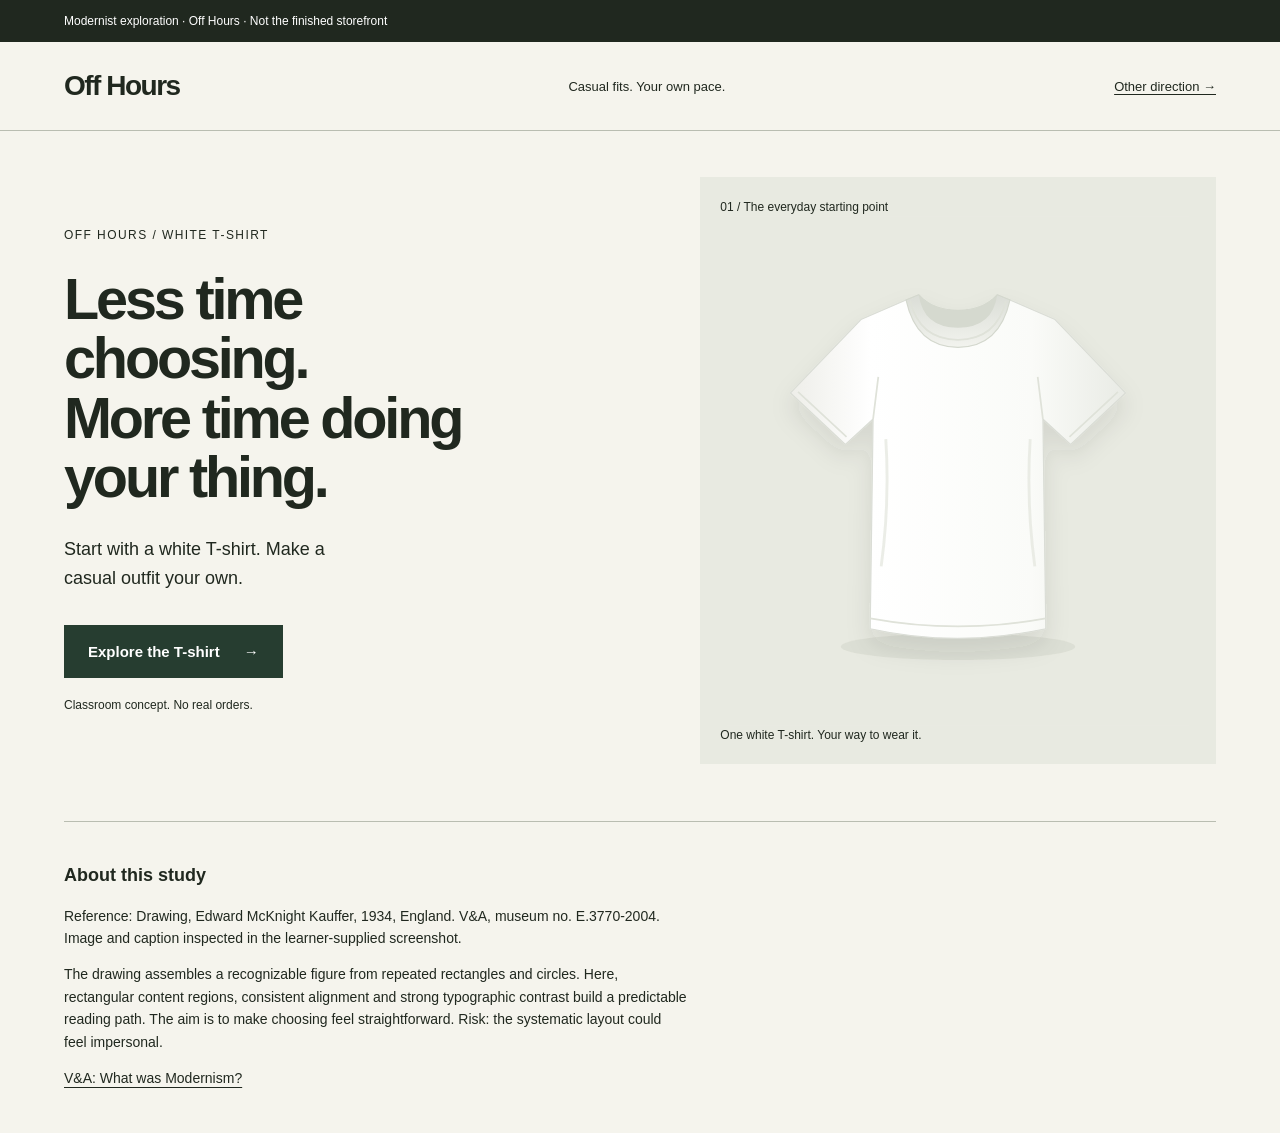
<file: public/explorations/modernist.html>
<!doctype html>
<html lang="en">
  <head>
    <meta charset="utf-8" />
    <meta name="viewport" content="width=device-width, initial-scale=1" />
    <title>Off Hours — modernist study</title>
    <link rel="icon" href="data:," />
    <link rel="stylesheet" href="previews.css" />
  </head>
  <body class="modernist">
    <div class="study-note">
      Modernist exploration · Off Hours · Not the finished storefront
    </div>
    <header>
      <a class="brand" href="../index.html">Off Hours</a
      ><span>Casual fits. Your own pace.</span
      ><a href="postmodernist.html">Other direction →</a>
    </header>
    <main>
      <section class="hero" aria-labelledby="headline">
        <div class="copy">
          <p class="eyebrow">OFF HOURS / WHITE T-SHIRT</p>
          <h1 id="headline">
            Less time choosing.<br />More time doing your thing.
          </h1>
          <p class="support">
            Start with a white T-shirt. Make a casual outfit your own.
          </p>
          <a class="action" href="../index.html#product-title"
            >Explore the T-shirt <span aria-hidden="true">&#8594;</span></a
          >
          <p class="disclaimer">Classroom concept. No real orders.</p>
        </div>
        <figure>
          <span class="figure-label">01 / The everyday starting point</span
          ><img
            src="../assets/white-shirt.svg"
            alt="Plain white, unbranded short-sleeved T-shirt"
            width="800"
            height="880"
          />
          <figcaption>One white T-shirt. Your way to wear it.</figcaption>
        </figure>
      </section>
      <aside class="notes" aria-labelledby="study-title">
        <h2 id="study-title">About this study</h2>
        <p>
          Reference: Drawing, Edward McKnight Kauffer, 1934, England. V&amp;A,
          museum no. E.3770-2004. Image and caption inspected in the
          learner-supplied screenshot.
        </p>
        <p>
          The drawing assembles a recognizable figure from repeated rectangles
          and circles. Here, rectangular content regions, consistent alignment
          and strong typographic contrast build a predictable reading path. The
          aim is to make choosing feel straightforward. Risk: the systematic
          layout could feel impersonal.
        </p>
        <a href="https://www.vam.ac.uk/articles/what-was-modernism"
          >V&amp;A: What was Modernism?</a
        >
      </aside>
    </main>
  </body>
</html>
</file>
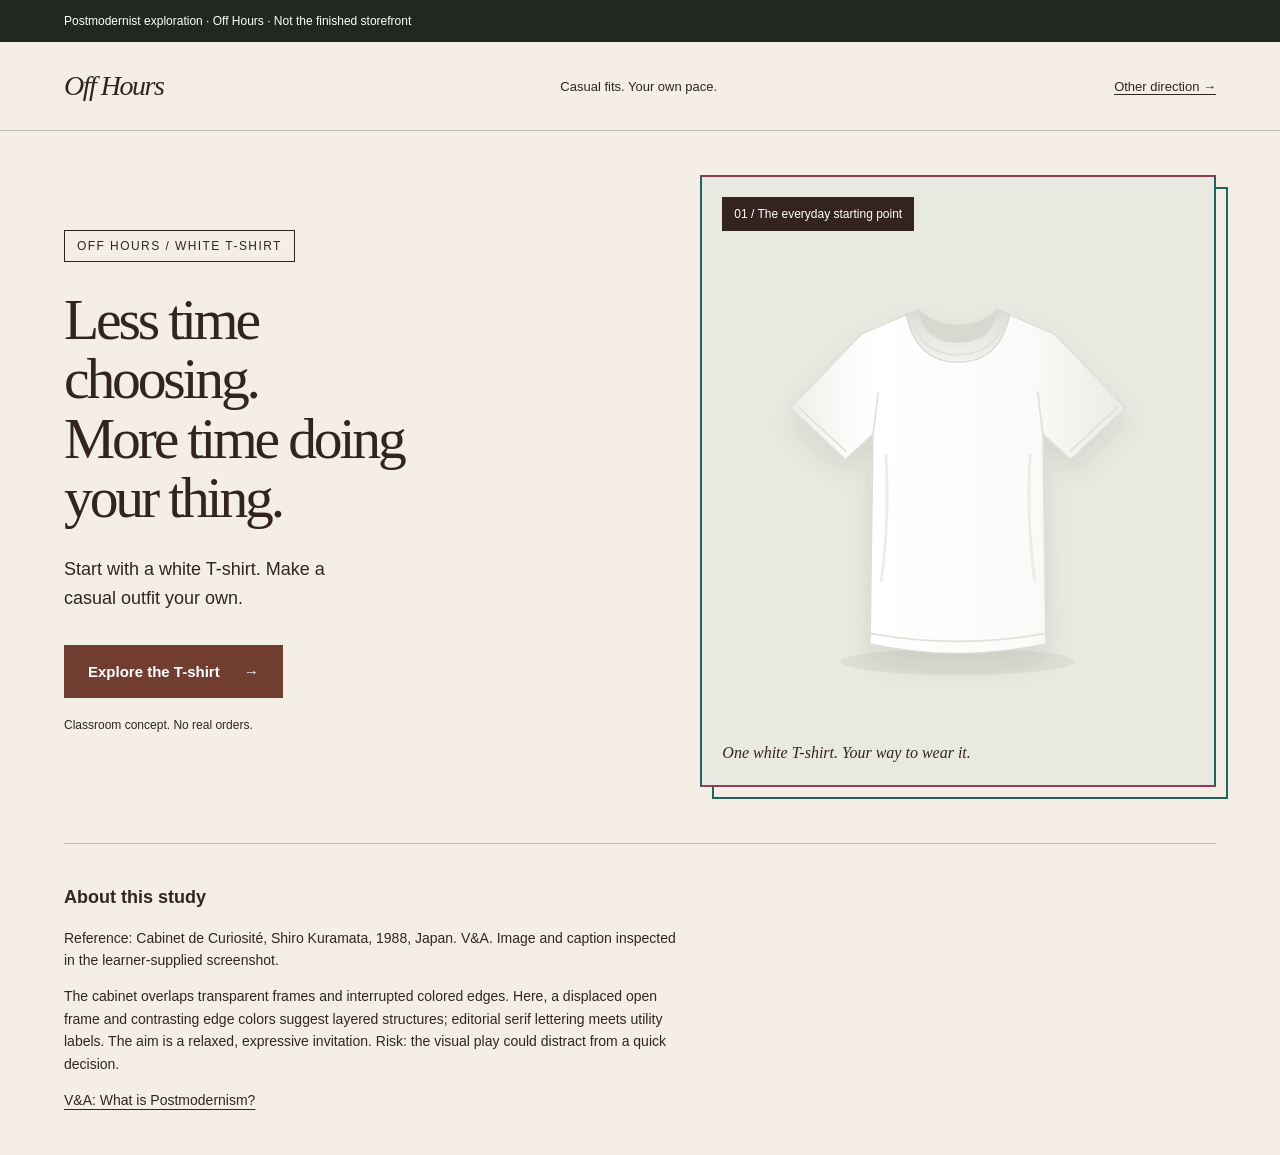
<file: public/explorations/postmodernist.html>
<!doctype html>
<html lang="en">
  <head>
    <meta charset="utf-8" />
    <meta name="viewport" content="width=device-width, initial-scale=1" />
    <title>Off Hours — postmodernist study</title>
    <link rel="icon" href="data:," />
    <link rel="stylesheet" href="previews.css" />
  </head>
  <body class="postmodernist">
    <div class="study-note">
      Postmodernist exploration · Off Hours · Not the finished storefront
    </div>
    <header>
      <a class="brand" href="../index.html">Off Hours</a
      ><span>Casual fits. Your own pace.</span
      ><a href="modernist.html">Other direction →</a>
    </header>
    <main>
      <section class="hero" aria-labelledby="headline">
        <div class="copy">
          <p class="eyebrow">OFF HOURS / WHITE T-SHIRT</p>
          <h1 id="headline">
            Less time choosing.<br />More time doing your thing.
          </h1>
          <p class="support">
            Start with a white T-shirt. Make a casual outfit your own.
          </p>
          <a class="action" href="../index.html#product-title"
            >Explore the T-shirt <span aria-hidden="true">&#8594;</span></a
          >
          <p class="disclaimer">Classroom concept. No real orders.</p>
        </div>
        <figure>
          <span class="figure-label">01 / The everyday starting point</span
          ><img
            src="../assets/white-shirt.svg"
            alt="Plain white, unbranded short-sleeved T-shirt"
            width="800"
            height="880"
          />
          <figcaption>One white T-shirt. Your way to wear it.</figcaption>
        </figure>
      </section>
      <aside class="notes" aria-labelledby="study-title">
        <h2 id="study-title">About this study</h2>
        <p>
          Reference: Cabinet de Curiosité, Shiro Kuramata, 1988, Japan. V&amp;A.
          Image and caption inspected in the learner-supplied screenshot.
        </p>
        <p>
          The cabinet overlaps transparent frames and interrupted colored edges.
          Here, a displaced open frame and contrasting edge colors suggest
          layered structures; editorial serif lettering meets utility labels.
          The aim is a relaxed, expressive invitation. Risk: the visual play
          could distract from a quick decision.
        </p>
        <a href="https://www.vam.ac.uk/articles/what-is-postmodernism"
          >V&amp;A: What is Postmodernism?</a
        >
      </aside>
    </main>
  </body>
</html>
</file>
<file: public/styles.css>
/* Shared Off Hours brand tokens.
   Both the storefront and the live style guide use this file. */
:root {
  --color-paper: #f5f4ed;
  --color-ink: #20281f;
  --color-muted: #535d52;
  --color-line: #b9bdb1;
  --color-accent: #dce6d8;
  --color-soft: #e8eae1;
  --color-white: #fff;
  --color-danger: #992e28;
  --font-body: arial, helvetica, sans-serif;
  --font-display: arial, helvetica, sans-serif;
  --font-mono: ui-monospace, sfmono-regular, consolas, monospace;
  --space-1: 0.5rem;
  --space-2: 1rem;
  --space-3: 1.5rem;
  --space-4: 2rem;
  --space-5: 3rem;
  --space-6: 4rem;
  --page-width: 1440px;
}

* {
  box-sizing: border-box;
}

html {
  scroll-behavior: smooth;
  scroll-padding-top: 1.5rem;
}

body {
  margin: 0;
  background: var(--color-paper);
  color: var(--color-ink);
  font-family: var(--font-body);
  line-height: 1.6;
  -webkit-font-smoothing: antialiased;
}

img,
svg {
  display: block;
  max-width: 100%;
}

button,
a,
input {
  -webkit-tap-highlight-color: transparent;
}

a {
  color: inherit;
  text-underline-offset: 0.2em;
  text-decoration-thickness: 1px;
}

a:hover {
  text-decoration-thickness: 2px;
}

button,
input {
  font: inherit;
}

button {
  cursor: pointer;
}

button:disabled {
  cursor: default;
}

:focus-visible {
  outline: 3px solid var(--color-ink);
  outline-offset: 5px;
}

[hidden] {
  display: none !important;
}

::selection {
  background: var(--color-accent);
  color: var(--color-ink);
}

h1,
h2,
h3,
p {
  margin: 0;
}

h1,
h2,
h3 {
  font-family: var(--font-display);
  font-weight: 550;
}

h1 {
  font-size: clamp(3.4rem, 6.25vw, 6.6rem);
  line-height: 0.99;
  letter-spacing: -0.075em;
}

h2 {
  font-size: clamp(2rem, 3.6vw, 3.75rem);
  line-height: 1.08;
  letter-spacing: -0.055em;
}

h3 {
  font-size: 1.3rem;
  line-height: 1.3;
  letter-spacing: -0.03em;
}

p + p {
  margin-top: var(--space-2);
}

.wrap {
  width: min(calc(100% - 6rem), var(--page-width));
  margin-inline: auto;
}

.muted {
  color: var(--color-muted);
}

.eyebrow,
.micro-label,
.visual-label,
.image-caption,
.section-number,
.type-label,
.token-name {
  font-family: var(--font-mono);
  font-size: 0.68rem;
  font-weight: 500;
  line-height: 1.5;
  letter-spacing: 0.06em;
  text-transform: uppercase;
}

.eyebrow {
  display: flex;
  align-items: center;
  gap: 0.55rem;
}

.status-dot {
  width: 7px;
  height: 7px;
  display: inline-block;
  background: var(--color-ink);
  border-radius: 50%;
}

.skip-link {
  position: fixed;
  top: 8px;
  left: 8px;
  z-index: 10;
  transform: translateY(-180%);
  padding: 0.75rem 1rem;
  background: var(--color-ink);
  color: var(--color-white);
}

.skip-link:focus {
  transform: translateY(0);
}

.starter-notice {
  display: flex;
  justify-content: space-between;
  align-items: center;
  gap: 1.5rem;
  padding: 0.8rem 3rem;
  background: var(--color-accent);
  font-size: 0.73rem;
  line-height: 1.5;
}

.starter-notice a {
  flex-shrink: 0;
  font-weight: 650;
}

.site-header {
  min-height: 106px;
  display: flex;
  align-items: center;
  gap: 3rem;
  border-bottom: 1px solid var(--color-line);
}

.brand-link {
  display: inline-block;
  flex-shrink: 0;
}

.wordmark {
  width: 175px;
  height: auto;
}

.main-nav {
  display: flex;
  justify-content: center;
  align-items: center;
  gap: 2rem;
  margin-inline: auto;
}

.nav-link,
.bag-link {
  text-decoration: none;
  font-size: 0.8rem;
}

.nav-link {
  padding-block: 0.5rem;
  border-bottom: 1px solid transparent;
}

.nav-link:hover,
.nav-link[aria-current="page"] {
  border-color: currentcolor;
}

.bag-link {
  display: flex;
  align-items: center;
  gap: 0.65rem;
  white-space: nowrap;
}

.bag-count {
  display: grid;
  place-items: center;
  min-width: 1.7rem;
  height: 1.7rem;
  border: 1px solid var(--color-ink);
  border-radius: 50%;
  font-size: 0.7rem;
}

.product-section {
  display: grid;
  grid-template-columns: 1.13fr 1fr;
  gap: clamp(3rem, 7vw, 8rem);
  padding-block: var(--space-5) 5rem;
  align-items: start;
}

.product-visual {
  position: relative;
  background: var(--color-soft);
}

.visual-label {
  position: absolute;
  z-index: 1;
  inset: 1.3rem 1.4rem auto;
  display: flex;
  justify-content: space-between;
  gap: 1rem;
  font-size: 0.6rem;
}

.shirt-image {
  width: 100%;
  height: auto;
  aspect-ratio: 800 / 880;
  object-fit: contain;
}

.image-caption {
  display: flex;
  align-items: center;
  justify-content: space-between;
  gap: 1rem;
  padding: 1.2rem 1.4rem;
  border-top: 1px solid var(--color-line);
  font-size: 0.59rem;
}

.image-caption > :last-child {
  font-family: var(--font-body);
  font-size: 1.5rem;
  line-height: 1;
}

.product-information {
  max-width: 530px;
  padding-block: 1rem;
}

.product-information h1 {
  margin-top: 1.6rem;
  font-size: clamp(2.4rem, 4vw, 4rem);
  line-height: 1.04;
  letter-spacing: -0.055em;
}

.product-intro {
  font-size: 1.2rem;
  line-height: 1.5;
  margin-top: 1.8rem;
  letter-spacing: -0.025em;
}

.product-description {
  margin-top: 0.6rem;
  font-size: 0.88rem;
  max-width: 430px;
}

.price-row {
  display: flex;
  align-items: center;
  justify-content: space-between;
  gap: 1rem;
  margin-block: 2rem 1.5rem;
  padding-bottom: 1.2rem;
  border-bottom: 1px solid var(--color-line);
}

.price {
  font-size: 1.65rem;
  letter-spacing: -0.04em;
  font-weight: 600;
}

.price span {
  font-family: var(--font-mono);
  font-size: 0.65rem;
  font-weight: 400;
  letter-spacing: 0;
  margin-left: 0.25rem;
}

.price-row .micro-label {
  color: var(--color-muted);
  font-size: 0.6rem;
}

fieldset {
  padding: 0;
  margin: 0;
  border: 0;
  min-width: 0;
}

legend {
  padding: 0;
  font-size: 0.84rem;
  font-weight: 650;
}

.field-help {
  margin-top: 0.3rem;
  color: var(--color-muted);
  font-size: 0.74rem;
}

.size-options {
  display: grid;
  grid-template-columns: repeat(4, 1fr);
  gap: 0.6rem;
  margin-top: 1rem;
}

.size-option {
  position: relative;
  cursor: pointer;
}

.size-option input {
  position: absolute;
  opacity: 0;
  width: 100%;
  height: 100%;
  margin: 0;
  cursor: pointer;
}

.size-option span {
  display: grid;
  place-items: center;
  min-height: 3.2rem;
  border: 1px solid var(--color-line);
  background: var(--color-paper);
  font-size: 0.83rem;
  transition:
    background 150ms ease,
    border-color 150ms ease;
}

.size-option input:checked + span {
  background: var(--color-ink);
  border-color: var(--color-ink);
  color: var(--color-paper);
}

.size-option input:hover + span {
  border-color: var(--color-ink);
}

.size-option input:focus-visible + span {
  outline: 3px solid var(--color-ink);
  outline-offset: 4px;
}

.size-option input:focus-visible {
  outline: none;
}

.field-error {
  color: var(--color-danger);
  font-size: 0.8rem;
  margin-top: 0.9rem;
  font-weight: 550;
}

.button {
  display: inline-flex;
  align-items: center;
  justify-content: space-between;
  gap: 2rem;
  min-height: 3.4rem;
  border: 1px solid var(--color-ink);
  padding: 0.9rem 1.25rem;
  font-size: 0.82rem;
  font-weight: 550;
  line-height: 1.4;
  text-decoration: none;
  transition:
    background 150ms ease,
    color 150ms ease;
}

.button > span[aria-hidden] {
  font-size: 1.25rem;
  line-height: 1;
}

.button-primary {
  background: var(--color-ink);
  color: var(--color-paper);
}

.button-primary:hover {
  background: var(--color-accent);
  color: var(--color-ink);
}

.button-secondary {
  background: transparent;
  color: var(--color-ink);
}

.button-secondary:hover {
  background: var(--color-soft);
}

.add-button {
  width: 100%;
  margin-top: 1.4rem;
}

.demo-disclaimer {
  font-size: 0.68rem;
  line-height: 1.65;
  color: var(--color-muted);
  margin-top: 0.9rem;
  max-width: 420px;
}

.product-facts {
  margin-bottom: 0;
  margin-top: 1.8rem;
}

.product-facts div {
  display: flex;
  justify-content: space-between;
  gap: 1rem;
  padding-block: 0.62rem;
  border-top: 1px solid var(--color-line);
  font-size: 0.71rem;
}

.product-facts dt {
  color: var(--color-muted);
}

.product-facts dd {
  margin: 0;
  font-weight: 500;
  text-align: right;
}

.bag-section {
  display: grid;
  grid-template-columns: 1fr 1fr;
  gap: 3rem;
  border-top: 1px solid var(--color-line);
  padding-block: 3rem;
}

.bag-section h2 {
  margin-top: 0.6rem;
  font-size: clamp(2rem, 3vw, 3rem);
}

.bag-details {
  padding-top: 0.2rem;
  font-size: 0.85rem;
}

.bag-message {
  max-width: 500px;
}

.bag-items {
  list-style: none;
  margin: 1rem 0;
  padding: 0;
}

.bag-items:empty {
  margin: 0;
}

.bag-items li {
  padding-block: 0.55rem;
  border-bottom: 1px solid var(--color-line);
  font-size: 0.78rem;
}

.text-button {
  padding: 0.5rem 0;
  border: 0;
  background: transparent;
  color: var(--color-ink);
  font-size: 0.8rem;
  text-decoration: underline;
  text-underline-offset: 0.25rem;
}

.text-button:disabled {
  opacity: 0.5;
}

.bag-details .field-help {
  margin-top: 0.4rem;
  font-size: 0.69rem;
}

.starter-next {
  display: grid;
  grid-template-columns: 1fr 1fr;
  gap: 1.5rem 3rem;
  background: var(--color-accent);
  padding: 2.7rem 3rem 3rem;
  margin-block: 1rem 4rem;
}

.starter-next > .eyebrow {
  grid-column: 1 / -1;
}

.starter-next > div {
  max-width: 470px;
  font-size: 0.86rem;
}

.starter-next .button {
  margin-top: 1.6rem;
}

.site-footer {
  display: flex;
  align-items: center;
  justify-content: space-between;
  gap: 2rem;
  border-top: 1px solid var(--color-line);
  padding-block: 1.6rem;
  font-size: 0.67rem;
  color: var(--color-muted);
}

.footer-tagline {
  margin: 0;
}

.footer-separator {
  margin-inline: 0.6rem;
  color: var(--color-ink);
}

.site-footer a {
  color: var(--color-ink);
}

/* Shared editorial pages */
.page-hero {
  padding-block: 4.5rem 3.8rem;
  display: grid;
  grid-template-columns: 1.25fr 0.75fr;
  align-items: end;
  gap: 1.3rem 4rem;
}

.page-hero > .eyebrow {
  grid-column: 1 / -1;
}

.page-hero h1 {
  font-size: clamp(3.5rem, 6.8vw, 7.3rem);
}

.page-hero .hero-summary {
  max-width: 400px;
  font-size: 0.95rem;
  color: var(--color-muted);
  padding-bottom: 0.25rem;
}

.hero-summary strong {
  font-weight: 550;
  color: var(--color-ink);
}

.page-subnav {
  display: flex;
  flex-wrap: wrap;
  gap: 0.6rem 1.8rem;
  padding-block: 1rem;
  border-top: 1px solid var(--color-line);
  border-bottom: 1px solid var(--color-line);
  font-size: 0.76rem;
}

.section-link {
  text-decoration: none;
}

.section-link:hover {
  text-decoration: underline;
}

.guide-section {
  padding-block: 3rem;
  border-bottom: 1px solid var(--color-line);
  display: grid;
  grid-template-columns: 0.32fr 1fr;
  column-gap: 3rem;
}

.section-heading .section-number {
  color: var(--color-muted);
  display: block;
  margin-bottom: 0.8rem;
}

.section-heading h2 {
  font-size: clamp(1.7rem, 2.5vw, 2.65rem);
}

.section-heading p {
  font-size: 0.78rem;
  color: var(--color-muted);
  margin-top: 1rem;
  max-width: 210px;
}

.guide-content {
  min-width: 0;
}

.draft-label {
  display: inline-block;
  padding: 0.3rem 0.55rem;
  background: var(--color-accent);
  color: var(--color-ink);
  font-family: var(--font-mono);
  font-size: 0.6rem;
  line-height: 1.4;
  letter-spacing: 0.03em;
  text-transform: uppercase;
}

.decision-grid {
  display: grid;
  grid-template-columns: repeat(3, 1fr);
  gap: 1.5rem;
  margin-top: 1.6rem;
}

.decision-grid > div {
  border-top: 1px solid var(--color-line);
  padding-top: 0.8rem;
}

.decision-grid h3 {
  font-size: 0.85rem;
  font-weight: 650;
  letter-spacing: 0;
}

.decision-grid p {
  font-size: 0.8rem;
  color: var(--color-muted);
  margin-top: 0.5rem;
}

.decision-grid .undecided {
  font-size: 1.5rem;
  font-weight: 450;
  color: var(--color-ink);
  letter-spacing: -0.04em;
}

.logo-board {
  min-height: 230px;
  display: grid;
  place-items: center;
  padding: 3rem;
  background: var(--color-white);
  border: 1px solid var(--color-line);
}

.logo-board img {
  width: min(100%, 380px);
}

.logo-variants {
  display: grid;
  grid-template-columns: 1fr 1fr;
  border: 1px solid var(--color-line);
  border-top: 0;
}

.logo-variant {
  min-height: 140px;
  padding: 1.5rem;
  display: flex;
  flex-direction: column;
  justify-content: space-between;
  gap: 1.5rem;
}

.logo-variant + .logo-variant {
  border-left: 1px solid var(--color-line);
}

.logo-small {
  width: 110px;
  height: auto;
}

.logo-mono {
  width: 190px;
  height: auto;
}

.logo-variant p,
.guide-note {
  font-size: 0.73rem;
  color: var(--color-muted);
}

.guide-note {
  margin-top: 1rem;
  max-width: 680px;
}

.palette-grid {
  display: grid;
  grid-template-columns: repeat(5, 1fr);
  gap: 0.65rem;
}

.color-swatch {
  height: 120px;
  border: 1px solid var(--color-line);
  background: var(--swatch-color);
}

.palette-card h3 {
  font-size: 0.76rem;
  letter-spacing: 0;
  font-weight: 650;
  margin-top: 0.65rem;
}

.palette-card code {
  font-family: var(--font-mono);
  font-size: 0.65rem;
  color: var(--color-muted);
  display: block;
  margin-top: 0.15rem;
}

.palette-card p {
  font-size: 0.66rem;
  color: var(--color-muted);
  margin-top: 0.4rem;
  line-height: 1.5;
}

.type-specimen {
  border-top: 1px solid var(--color-line);
  padding-block: 1.3rem;
}

.type-specimen:first-child {
  border-top: 0;
  padding-top: 0;
}

.type-label {
  display: block;
  margin-bottom: 1rem;
  color: var(--color-muted);
  font-size: 0.6rem;
}

.type-display {
  font-family: var(--font-display);
  font-size: clamp(2.5rem, 4.5vw, 5rem);
  font-weight: 550;
  letter-spacing: -0.075em;
  line-height: 1;
  max-width: 700px;
}

.type-body {
  font-family: var(--font-body);
  font-size: 1rem;
  max-width: 570px;
}

.type-mono {
  font-family: var(--font-mono);
  text-transform: uppercase;
  font-size: 0.7rem;
  letter-spacing: 0.06em;
}

.spacing-grid {
  display: flex;
  flex-wrap: wrap;
  align-items: start;
  gap: 2rem;
}

.spacing-token {
  min-width: 52px;
}

.spacing-bar {
  width: var(--token-size);
  height: 40px;
  background: var(--color-ink);
  margin-bottom: 0.9rem;
}

.token-name {
  display: block;
  font-size: 0.6rem;
}

.spacing-token code {
  font-family: var(--font-mono);
  color: var(--color-muted);
  font-size: 0.65rem;
}

.button-samples {
  display: flex;
  flex-wrap: wrap;
  gap: 1rem;
}

.button-samples .button {
  min-width: 185px;
}

.voice-grid {
  display: grid;
  grid-template-columns: 1fr 1fr;
  gap: 2rem;
}

.voice-grid h3 {
  font-size: 0.95rem;
  font-weight: 600;
  margin-bottom: 0.65rem;
}

.voice-grid p {
  font-size: 0.84rem;
  color: var(--color-muted);
}

.voice-example {
  font-size: 1.7rem !important;
  color: var(--color-ink) !important;
  letter-spacing: -0.035em;
  line-height: 1.3;
}

.guide-footer-note {
  display: flex;
  gap: 2rem;
  align-items: center;
  justify-content: space-between;
  background: var(--color-soft);
  padding: 1.5rem 2rem;
  margin-block: 2rem 4rem;
}

.guide-footer-note p {
  font-size: 0.83rem;
  max-width: 680px;
}

.guide-footer-note a {
  font-size: 0.8rem;
  white-space: nowrap;
}

@media (width >= 1600px) {
  .product-section {
    gap: 8rem;
  }
}

@media (width <= 1100px) {
  .wrap {
    width: calc(100% - 4rem);
  }

  .starter-notice {
    padding-inline: 2rem;
  }

  .site-header {
    gap: 1.7rem;
  }

  .main-nav {
    gap: 1.25rem;
  }

  .product-section {
    gap: 3rem;
    align-items: start;
  }

  .product-information h1 {
    font-size: clamp(3.4rem, 7vw, 5rem);
  }

  .product-information {
    padding-top: 0.5rem;
  }

  .product-intro {
    margin-top: 1.4rem;
  }

  .price-row {
    margin-top: 1.5rem;
  }

  .page-hero {
    column-gap: 2rem;
  }

  .guide-section {
    grid-template-columns: 0.35fr 1fr;
    gap: 2rem;
  }

  .palette-grid {
    grid-template-columns: repeat(3, 1fr);
    row-gap: 1.6rem;
  }
}

@media (width <= 760px) {
  .wrap {
    width: calc(100% - 2.5rem);
  }

  .starter-notice {
    padding: 0.75rem 1.25rem;
    font-size: 0.67rem;
    gap: 1rem;
  }

  .starter-notice > span {
    max-width: 480px;
  }

  .starter-notice a {
    font-size: 0.65rem;
  }

  .site-header {
    min-height: 108px;
    display: grid;
    grid-template-columns: 1fr auto;
    gap: 0.5rem 1rem;
    padding-block: 1.2rem 1rem;
  }

  .wordmark {
    width: 130px;
  }

  .main-nav {
    grid-row: 2;
    grid-column: 1 / -1;
    margin: 0;
    justify-content: flex-start;
    gap: 1.5rem;
  }

  .nav-link,
  .bag-link {
    font-size: 0.73rem;
  }

  .bag-link {
    grid-column: 2;
    grid-row: 1;
  }

  .bag-count {
    min-width: 1.5rem;
    height: 1.5rem;
  }

  .product-section {
    grid-template-columns: 1fr;
    gap: 2rem;
    padding-block: 1.5rem 3rem;
  }

  .product-visual {
    max-width: 600px;
    width: 100%;
    margin-inline: auto;
  }

  .shirt-image {
    max-height: 530px;
  }

  .product-information {
    max-width: none;
    padding: 0;
  }

  .product-information h1 {
    font-size: clamp(4.2rem, 13vw, 7rem);
    margin-top: 1rem;
  }

  .product-intro {
    font-size: 1.1rem;
    margin-top: 1.4rem;
  }

  .product-description {
    max-width: 580px;
  }

  .product-facts {
    margin-top: 1.5rem;
  }

  .bag-section {
    grid-template-columns: 1fr;
    gap: 1.3rem;
    padding-block: 2rem;
  }

  .bag-section h2 {
    margin-top: 0.6rem;
  }

  .starter-next {
    grid-template-columns: 1fr;
    padding: 1.8rem;
    gap: 1.3rem;
    margin-block: 1rem 3rem;
  }

  .starter-next > div {
    max-width: none;
  }

  .site-footer {
    flex-wrap: wrap;
    gap: 0.7rem 2rem;
    padding-block: 1.5rem;
  }

  .footer-tagline {
    display: none;
  }

  .page-hero {
    padding-block: 2.5rem;
    grid-template-columns: 1fr;
    row-gap: 1.4rem;
  }

  .page-hero h1 {
    font-size: clamp(3.7rem, 11vw, 6rem);
  }

  .page-hero .hero-summary {
    max-width: 570px;
    font-size: 0.9rem;
  }

  .page-subnav {
    gap: 0.6rem 1.2rem;
    font-size: 0.72rem;
  }

  .guide-section {
    grid-template-columns: 1fr;
    gap: 1.8rem;
    padding-block: 2.3rem;
  }

  .section-heading {
    display: grid;
    grid-template-columns: 1fr 1fr;
    column-gap: 2rem;
  }

  .section-heading .section-number {
    grid-column: 1 / -1;
    margin-bottom: 0.5rem;
  }

  .section-heading p {
    max-width: none;
    margin: 0;
    font-size: 0.73rem;
  }

  .decision-grid {
    gap: 1rem;
  }

  .decision-grid .undecided {
    font-size: 1.3rem;
  }

  .decision-grid p {
    font-size: 0.73rem;
  }

  .palette-grid {
    grid-template-columns: repeat(5, 1fr);
  }

  .color-swatch {
    height: 85px;
  }

  .palette-card p {
    font-size: 0.62rem;
  }

  .palette-card code {
    font-size: 0.57rem;
  }

  .guide-footer-note {
    flex-direction: column;
    align-items: start;
    gap: 1rem;
    margin-block: 1.5rem 3rem;
    padding: 1.5rem;
  }
}

@media (width <= 420px) {
  .starter-notice {
    align-items: start;
    flex-direction: column;
    gap: 0.35rem;
  }

  .visual-label {
    inset: 1rem 1rem auto;
    font-size: 0.53rem;
  }

  .image-caption {
    font-size: 0.53rem;
    padding: 1rem;
  }

  .price-row .micro-label {
    font-size: 0.54rem;
  }

  .section-heading {
    grid-template-columns: 1fr;
    gap: 0.6rem;
  }

  .section-heading .section-number {
    margin: 0;
  }

  .decision-grid {
    grid-template-columns: 1fr;
    gap: 1.2rem;
  }

  .decision-grid > div {
    display: grid;
    grid-template-columns: 0.5fr 1fr;
    gap: 0.4rem 1rem;
  }

  .decision-grid p {
    margin-top: 0;
  }

  .decision-grid p:last-child {
    grid-column: 2;
  }

  .palette-grid {
    grid-template-columns: repeat(3, 1fr);
  }

  .color-swatch {
    height: 90px;
  }

  .logo-board {
    min-height: 190px;
    padding: 2rem;
  }

  .logo-variants {
    grid-template-columns: 1fr;
  }

  .logo-variant {
    min-height: 125px;
  }

  .logo-variant + .logo-variant {
    border-left: 0;
    border-top: 1px solid var(--color-line);
  }

  .voice-grid {
    grid-template-columns: 1fr;
    gap: 1.5rem;
  }
}

@media (prefers-reduced-motion: reduce) {
  html {
    scroll-behavior: auto;
  }

  *,
  *::before,
  *::after {
    transition: none !important;
    animation: none !important;
  }
}

/* Off Hours: restrained hierarchy and reusable outfit guidance. */
.outfit-section {
  padding-block: var(--space-6);
  border-top: 1px solid var(--color-line);
}

.outfit-intro {
  max-width: 62ch;
  margin-top: var(--space-2);
}

.outfit-grid {
  display: grid;
  grid-template-columns: repeat(3, minmax(0, 1fr));
  gap: var(--space-3);
  margin-top: var(--space-4);
}

.outfit-card {
  padding: var(--space-3);
  background: var(--color-soft);
}

.outfit-illustration {
  display: block;
  width: 100%;
  height: auto;
  aspect-ratio: 3 / 2;
  object-fit: contain;
  background: var(--color-paper);
  border: 1px solid var(--color-line);
}

.outfit-card h3 {
  margin-block: var(--space-2);
}

.outfit-preference {
  margin-top: var(--space-5);
  padding-top: var(--space-4);
  border-top: 1px solid var(--color-line);
}

.outfit-preference > p {
  max-width: 65ch;
  margin-block: var(--space-2);
}

.preference-actions {
  display: flex;
  gap: var(--space-2);
  flex-wrap: wrap;
  margin-block: var(--space-3);
}

.preference-actions [aria-pressed="true"] {
  background: var(--color-ink);
  color: var(--color-paper);
}

@media (width <= 700px) {
  .outfit-grid {
    grid-template-columns: 1fr;
  }
}
</file>
<file: public/signup.css>
.signup-layout {
  display: grid;
  grid-template-columns: 1.1fr 1fr;
  gap: var(--space-6);
  padding-block: var(--space-6);
  align-items: start;
}

.signup-intro h1 {
  font-size: clamp(2.5rem, 5vw, 4.8rem);
  line-height: 1.04;
  margin-top: var(--space-3);
}

.signup-lead {
  margin-top: var(--space-3);
  max-width: 35ch;
  font-size: 1.2rem;
}

.signup-preview {
  border-top: 1px solid var(--color-line);
  padding-top: var(--space-4);
  margin-top: var(--space-5);
}

.signup-preview h2 {
  font-size: 1.5rem;
  margin-block: var(--space-2);
}

.signup-preview a {
  display: inline-block;
  margin-top: var(--space-3);
}

.signup-panel {
  background: var(--color-soft);
  padding: var(--space-4);
}

.signup-panel h2 {
  font-size: 2rem;
  margin-bottom: var(--space-2);
}

#signup-form {
  margin-top: var(--space-4);
}

#signup-form label {
  display: block;
  font-weight: 700;
  margin-bottom: var(--space-1);
}

#signup-email {
  width: 100%;
  min-height: 3.4rem;
  padding: 0.8rem;
  border: 1px solid var(--color-muted);
  border-radius: 0;
  background: var(--color-paper);
  color: var(--color-ink);
}

#signup-email[aria-invalid="true"] {
  border-color: var(--color-danger);
}

#signup-form .button {
  margin-top: var(--space-3);
  width: 100%;
}

#signup-confirmation:not(:empty) {
  margin-top: var(--space-4);
  padding-block: var(--space-3);
  border-top: 1px solid var(--color-line);
  font-weight: 700;
}

@media (width <= 760px) {
  .signup-layout {
    grid-template-columns: 1fr;
    gap: var(--space-4);
    padding-block: var(--space-4);
  }

  .signup-panel {
    padding: var(--space-3);
  }
}
</file>
<file: public/studio.css>
/* Assignment overview: the README remains the setup authority. */
.studio-hero {
  padding-bottom: 3rem;
}

.studio-hero h1 {
  font-size: clamp(4rem, 8.4vw, 9rem);
}

.studio-hero .hero-summary {
  padding-bottom: 0.4rem;
}

.studio-hero .button {
  margin-top: 1.8rem;
}

.studio-ribbon {
  display: grid;
  grid-template-columns: 1fr auto;
  align-items: center;
  gap: 1.5rem;
  background: var(--color-accent);
  padding: 1.6rem 2rem;
}

.cycle {
  font-size: clamp(1.15rem, 2vw, 1.8rem);
  font-weight: 550;
  letter-spacing: -0.04em;
  line-height: 1.5;
}

.cycle span {
  font-weight: 350;
  margin-inline: 0.3rem;
}

.studio-ribbon .micro-label {
  max-width: 205px;
  text-align: right;
  font-size: 0.6rem;
}

.studio-intro {
  display: grid;
  grid-template-columns: 1fr 1fr;
  gap: 4rem;
  padding-block: 4rem;
  border-bottom: 1px solid var(--color-line);
}

.studio-intro h2 {
  margin-top: 0.9rem;
}

.studio-intro p {
  font-size: 0.9rem;
  color: var(--color-muted);
  max-width: 540px;
}

.studio-intro .lead {
  font-size: 1.15rem;
  color: var(--color-ink);
  line-height: 1.55;
  letter-spacing: -0.025em;
}

.path-section {
  padding-block: 4rem;
}

.path-intro {
  display: flex;
  justify-content: space-between;
  gap: 2rem;
  align-items: end;
  margin-bottom: 2rem;
}

.path-intro h2 {
  margin-top: 0.8rem;
}

.path-intro > p {
  font-size: 0.85rem;
  color: var(--color-muted);
  max-width: 340px;
}

.studio-path {
  margin: 0;
  padding: 0;
  list-style: none;
  display: grid;
  grid-template-columns: repeat(3, 1fr);
  border-top: 1px solid var(--color-line);
  border-left: 1px solid var(--color-line);
}

.studio-path > li {
  min-height: 280px;
  border-right: 1px solid var(--color-line);
  border-bottom: 1px solid var(--color-line);
  padding: 1.7rem;
  display: flex;
  flex-direction: column;
}

.stage-number {
  font-family: var(--font-mono);
  font-size: 0.7rem;
  color: var(--color-muted);
  margin-bottom: 2rem;
}

.studio-path h3 {
  font-size: 1.5rem;
  margin-bottom: 0.75rem;
}

.studio-path p {
  font-size: 0.8rem;
  color: var(--color-muted);
}

.studio-path .stage-output {
  font-size: 0.64rem;
  text-transform: uppercase;
  font-family: var(--font-mono);
  letter-spacing: 0.025em;
  margin-top: auto;
  padding-top: 1.5rem;
  color: var(--color-ink);
}

.comparison-section {
  display: grid;
  grid-template-columns: 0.6fr 1fr;
  gap: 4rem;
  padding-block: 3rem 4rem;
  border-top: 1px solid var(--color-line);
}

.comparison-section h2 {
  font-size: clamp(2rem, 3vw, 3rem);
  margin-top: 0.75rem;
}

.comparison-description {
  color: var(--color-muted);
  font-size: 0.82rem;
  margin-top: 1rem;
  max-width: 350px;
}

.comparison-grid {
  display: grid;
  grid-template-columns: 1fr 1fr;
  gap: 1rem;
}

.direction-card {
  border: 1px solid var(--color-line);
  padding: 1rem;
}

.direction-sketch {
  height: 160px;
  margin-bottom: 1.2rem;
  background: var(--color-white);
  overflow: hidden;
  position: relative;
}

.modern-sketch {
  display: grid;
  grid-template-columns: repeat(3, 1fr);
  gap: 0.5rem;
  padding: 1.2rem;
}

.modern-sketch::before {
  content: "Aa";
  font-size: 3.8rem;
  font-weight: 650;
  line-height: 1;
  letter-spacing: -0.08em;
  grid-column: 1 / -1;
}

.modern-sketch i {
  display: block;
  background: var(--color-ink);
  height: 0.4rem;
}

.postmodern-sketch::before {
  content: "Aa";
  position: absolute;
  font-family: Georgia, serif;
  font-style: italic;
  font-size: 5rem;
  transform: rotate(-14deg);
  inset: 0 0 auto 1rem;
  z-index: 1;
}

.postmodern-sketch::after {
  content: "TYPE";
  position: absolute;
  right: -3px;
  bottom: 16px;
  font-weight: 800;
  font-size: 2.5rem;
  letter-spacing: -0.075em;
  transform: rotate(9deg);
  text-decoration: underline;
  text-decoration-color: var(--color-accent);
  text-decoration-thickness: 16px;
  text-underline-offset: -8px;
}

.postmodern-sketch i {
  position: absolute;
  display: block;
  width: 100px;
  height: 100px;
  right: 15px;
  top: 10px;
  background: var(--color-accent);
  border-radius: 50%;
}

.modern-sketch i:last-child {
  background: var(--color-accent);
}

.direction-card h3 {
  font-size: 1rem;
  margin-bottom: 0.5rem;
}

.direction-card p {
  font-size: 0.75rem;
  color: var(--color-muted);
}

.comparison-caption {
  grid-column: 1 / -1;
  color: var(--color-muted);
  font-size: 0.68rem;
}

.example-section {
  padding: 2.5rem 3rem;
  background: var(--color-soft);
  display: grid;
  grid-template-columns: 0.6fr 1fr;
  gap: 3rem;
  margin-bottom: 4rem;
}

.example-section h2 {
  font-size: 2.3rem;
  margin-top: 0.8rem;
}

.example-chain {
  display: grid;
  grid-template-columns: 1fr;
  gap: 1.2rem;
}

.example-step {
  display: grid;
  grid-template-columns: 100px 1fr;
  gap: 1rem;
  padding-bottom: 1rem;
  border-bottom: 1px solid var(--color-line);
}

.example-step:last-child {
  padding-bottom: 0;
  border-bottom: 0;
}

.example-step .micro-label {
  font-size: 0.6rem;
  padding-top: 0.25rem;
}

.example-step p {
  font-size: 0.84rem;
}

.coach-section {
  display: grid;
  grid-template-columns: 1fr 1fr;
  gap: 4rem;
  border-top: 1px solid var(--color-line);
  padding-block: 3rem;
}

.coach-section h2 {
  margin-top: 0.8rem;
}

.coach-section p {
  font-size: 0.85rem;
  color: var(--color-muted);
  margin-top: 1rem;
  max-width: 470px;
}

.coach-quote {
  background: var(--color-white);
  border: 1px solid var(--color-line);
  margin: 0;
  padding: 2rem;
}

.coach-quote .micro-label {
  font-size: 0.6rem;
}

.coach-quote p {
  color: var(--color-ink);
  font-size: 1.3rem;
  line-height: 1.5;
  letter-spacing: -0.03em;
}

.coach-quote footer {
  font-family: var(--font-mono);
  font-size: 0.6rem;
  text-transform: uppercase;
  color: var(--color-muted);
  margin-top: 1.5rem;
}

.resource-section {
  border-top: 1px solid var(--color-line);
  padding-block: 3rem 4rem;
}

.resource-section h2 {
  margin-top: 0.8rem;
}

.resource-grid {
  display: grid;
  grid-template-columns: repeat(4, 1fr);
  gap: 1rem;
  margin-top: 2rem;
}

.resource-card {
  display: block;
  border: 1px solid var(--color-line);
  padding: 1.4rem;
  text-decoration: none;
}

.resource-card:hover {
  background: var(--color-soft);
}

.resource-card span {
  display: block;
  margin-bottom: 1rem;
  font-size: 0.66rem;
  font-family: var(--font-mono);
}

.resource-card h3 {
  font-size: 1rem;
}

.resource-card p {
  font-size: 0.74rem;
  color: var(--color-muted);
  margin-top: 0.6rem;
}

@media (width <= 1100px) {
  .studio-path > li {
    padding: 1.4rem;
  }

  .comparison-section {
    grid-template-columns: 0.65fr 1fr;
    gap: 2rem;
  }

  .example-section {
    gap: 2rem;
    padding: 2rem;
  }
}

@media (width <= 760px) {
  .studio-hero h1 {
    font-size: clamp(4rem, 13vw, 7rem);
  }

  .studio-hero .button {
    margin-top: 1.3rem;
  }

  .studio-ribbon {
    padding: 1.5rem;
    grid-template-columns: 1fr;
    gap: 0.7rem;
  }

  .studio-ribbon .micro-label {
    text-align: left;
    max-width: none;
  }

  .cycle span {
    margin-inline: 0.1rem;
  }

  .studio-intro {
    grid-template-columns: 1fr;
    gap: 1.7rem;
    padding-block: 2.5rem;
  }

  .studio-intro p {
    max-width: none;
  }

  .path-section {
    padding-block: 2.5rem;
  }

  .path-intro {
    align-items: start;
    flex-direction: column;
    gap: 1.2rem;
  }

  .path-intro > p {
    max-width: 540px;
  }

  .studio-path {
    grid-template-columns: repeat(2, 1fr);
  }

  .studio-path > li {
    min-height: 270px;
  }

  .studio-path h3 {
    font-size: 1.3rem;
  }

  .stage-number {
    margin-bottom: 1.5rem;
  }

  .comparison-section {
    grid-template-columns: 1fr;
    gap: 1.5rem;
    padding-block: 2.5rem;
  }

  .comparison-description {
    max-width: 540px;
  }

  .example-section {
    grid-template-columns: 1fr;
    gap: 2rem;
    padding: 1.6rem;
    margin-bottom: 2.5rem;
  }

  .coach-section {
    grid-template-columns: 1fr;
    gap: 1.7rem;
    padding-block: 2.5rem;
  }

  .coach-section p {
    max-width: none;
  }

  .coach-quote {
    padding: 1.6rem;
  }

  .resource-section {
    padding-block: 2.5rem 3rem;
  }

  .resource-grid {
    grid-template-columns: repeat(2, 1fr);
  }
}

@media (width <= 420px) {
  .studio-path {
    grid-template-columns: 1fr;
  }

  .studio-path > li {
    min-height: 235px;
  }

  .example-step {
    grid-template-columns: 1fr;
    gap: 0.4rem;
  }

  .resource-grid {
    gap: 0.7rem;
  }

  .resource-card {
    padding: 1rem;
  }

  .comparison-grid {
    gap: 0.7rem;
  }

  .direction-card {
    padding: 0.75rem;
  }

  .direction-sketch {
    height: 135px;
  }
}
</file>
<file: public/explorations/previews.css>
* {
  box-sizing: border-box;
}

body {
  margin: 0;
  color: #20281f;
  background: #f5f4ed;
  font-family: Arial, sans-serif;
}

a {
  color: inherit;
  text-underline-offset: 0.25em;
}

a:focus-visible {
  outline: 3px solid #a84024;
  outline-offset: 6px;
}

.study-note {
  padding: 12px 5%;
  background: #20281f;
  color: #fff;
  font-size: 12px;
  line-height: 1.5;
}

header {
  display: flex;
  justify-content: space-between;
  align-items: center;
  gap: 24px;
  padding: 28px 5%;
  border-bottom: 1px solid #b9bdb1;
}

.brand {
  font-size: 28px;
  font-weight: 800;
  letter-spacing: -1.5px;
  text-decoration: none;
}

header > span {
  font-size: 13px;
}

header > a:last-child {
  font-size: 13px;
}

main {
  padding: 44px 5%;
}

.hero {
  display: grid;
  grid-template-columns: 1.1fr 1fr;
  gap: 6%;
  align-items: center;
  max-width: 1400px;
  margin: auto;
  min-height: 590px;
}

.copy {
  padding: 28px 0;
}

.eyebrow {
  font-size: 12px;
  letter-spacing: 0.12em;
  margin-bottom: 28px;
}

h1 {
  font-size: clamp(36px, 4.5vw, 70px);
  line-height: 1.03;
  letter-spacing: -0.055em;
  margin: 0 0 28px;
  max-width: 13ch;
}

.support {
  max-width: 30ch;
  font-size: 18px;
  line-height: 1.6;
  margin-bottom: 32px;
}

.action {
  display: inline-flex;
  gap: 24px;
  align-items: center;
  padding: 18px 24px;
  background: #263d30;
  color: #fff;
  text-decoration: none;
  font-size: 15px;
  font-weight: 700;
}

.disclaimer {
  margin-top: 20px;
  font-size: 12px;
}

figure {
  margin: 0;
  background: #e8eae1;
  position: relative;
  padding: 20px;
}

figure img {
  display: block;
  width: 100%;
  height: auto;
  max-height: 510px;
  object-fit: contain;
}

.figure-label,
figcaption {
  font-size: 12px;
  line-height: 1.5;
}

.notes {
  max-width: 1400px;
  margin: 56px auto 0;
  padding-top: 24px;
  border-top: 1px solid #b9bdb1;
  font-size: 14px;
  line-height: 1.6;
}

.notes p {
  max-width: 80ch;
}

.notes h2 {
  font-size: 18px;
}

.postmodernist {
  background: #f4eee4;
  color: #33241f;
}

.postmodernist .brand {
  font-family: Georgia, serif;
  font-style: italic;
  font-weight: 400;
}

.postmodernist h1 {
  font-family: Georgia, serif;
  font-weight: 400;
  letter-spacing: -0.055em;
}

.postmodernist .eyebrow {
  display: inline-block;
  padding: 8px 12px;
  border: 1px solid currentcolor;
}

.postmodernist figure {
  border: 2px solid #206463;
  border-top-color: #923c53;
  border-bottom-color: #923c53;
  box-shadow:
    12px 12px 0 -2px #f4eee4,
    12px 12px 0 #206463;
}

.postmodernist .figure-label {
  display: inline-block;
  background: #33241f;
  color: #fff;
  padding: 8px 12px;
}

.postmodernist figcaption {
  font-family: Georgia, serif;
  font-style: italic;
  font-size: 16px;
}

.postmodernist .action {
  background: #713d30;
}

@media (width <= 700px) {
  header {
    flex-wrap: wrap;
    padding-block: 20px;
  }

  header > span {
    display: none;
  }

  main {
    padding-top: 12px;
  }

  .hero {
    grid-template-columns: 1fr;
    gap: 20px;
    min-height: auto;
  }

  h1 {
    font-size: 44px;
    max-width: 15ch;
  }

  figure img {
    max-height: 360px;
  }

  .postmodernist figure {
    margin-right: 12px;
  }
}
</file>
